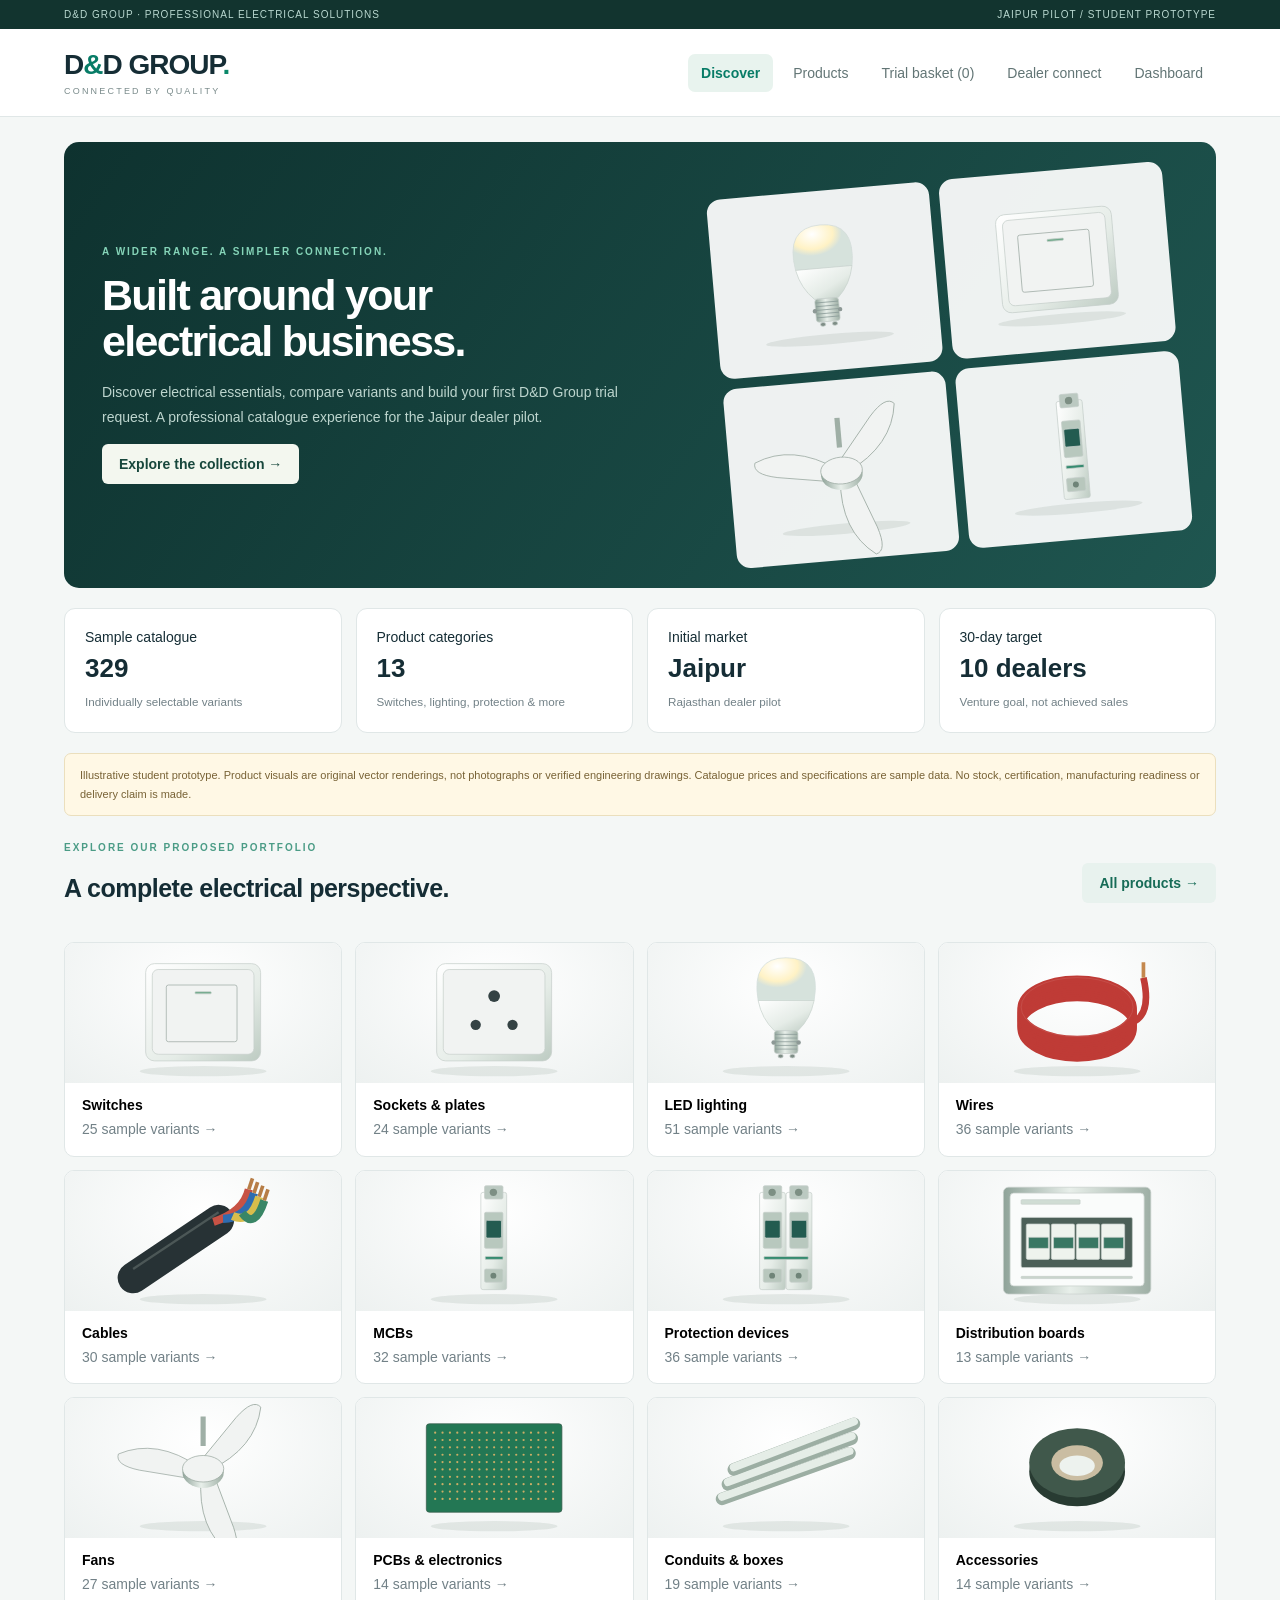
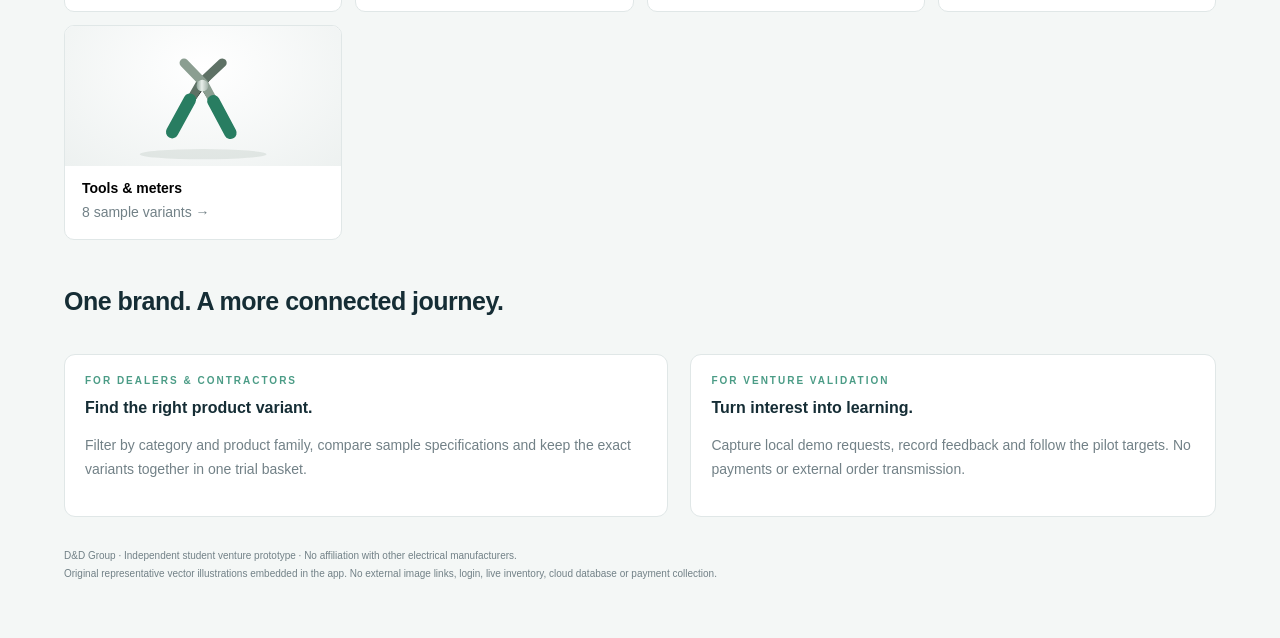
<file: public/assets/aistudio/index__1__4f40c377.html>
<!doctype html><html lang="en"><head><meta charset="utf-8"><meta name="viewport" content="width=device-width,initial-scale=1"><title>D&D Group | Professional Electrical Solutions</title><style>
:root{--ink:#152d35;--muted:#728187;--green:#087c67;--line:#e0e7e7;--bg:#f4f7f6}*{box-sizing:border-box}body{margin:0;color:var(--ink);background:var(--bg);font:14px Arial,sans-serif}button,input,select,textarea{font:inherit}button{cursor:pointer}button:focus-visible,a:focus-visible{outline:3px solid #e6b53b;outline-offset:3px}button:disabled{opacity:.4;cursor:not-allowed}.utility{background:#12342f;color:#b9d8d0;padding:9px 5%;font-size:10px;letter-spacing:1px;display:flex;justify-content:space-between}header{background:white;border-bottom:1px solid var(--line);padding:20px 5%;display:flex;justify-content:space-between;align-items:center;gap:20px;flex-wrap:wrap}.logo{font-weight:900;font-size:28px;letter-spacing:-1px}.logo b{color:var(--green)}.logotag{font-size:9px;letter-spacing:2.2px;margin-top:5px;color:#7a8b8b}nav{display:flex;gap:7px;flex-wrap:wrap}nav button{padding:11px 13px;border:0;background:none;color:#627575;border-radius:7px}nav button.active{background:#e8f3ee;color:var(--green);font-weight:700}main{max-width:1500px;margin:auto;padding:25px 5%}.hero{background:linear-gradient(125deg,#0e322f,#1f5650);color:white;display:grid;grid-template-columns:1.3fr 1fr;gap:25px;align-items:center;border-radius:15px;padding:38px;overflow:hidden}.hero h1{font-size:43px;letter-spacing:-1.7px;line-height:1.08;margin:15px 0}.hero p{color:#bdd5ce;line-height:1.8;max-width:550px}.eyebrow{font-size:10px;letter-spacing:2px;color:#4b9c86;text-transform:uppercase;font-weight:700}.hero .eyebrow{color:#85d4b8}.btn{background:var(--green);color:white;border:0;padding:12px 17px;border-radius:6px;font-weight:650}.btn.light{background:#f3f7ef;color:#17473c}.btn.secondary{background:#e8f2ee;color:#176c57}.btn.danger{background:#fcece9;color:#a43e2f}.row{display:flex;align-items:center;justify-content:space-between;gap:12px}.heroart{display:grid;grid-template-columns:1fr 1fr;gap:10px;transform:rotate(-5deg)}.heroart .art{border-radius:14px;background:#ffffffec}.stats{display:grid;grid-template-columns:repeat(4,1fr);gap:14px;margin:20px 0}.panel,.stat,.card{background:white;border:1px solid var(--line);border-radius:11px;padding:20px}.stat strong{display:block;font-size:26px;margin:8px 0}.stat small,.muted{color:var(--muted);line-height:1.7}.notice{background:#fff8e5;color:#786235;border:1px solid #ebdfbd;border-radius:7px;padding:12px 15px;font-size:11px;line-height:1.7;margin:17px 0}.sectionhead{display:flex;justify-content:space-between;align-items:center;gap:15px;margin:26px 0 18px}h2{font-size:25px;letter-spacing:-.5px}h3{font-size:16px;line-height:1.5;margin:10px 0}p{line-height:1.7}.categorygrid{display:grid;grid-template-columns:repeat(4,1fr);gap:13px}.catcard{background:white;border:1px solid var(--line);border-radius:10px;overflow:hidden;text-align:left;padding:0}.catcard .art{height:140px}.catcard .label{padding:14px 17px;display:block}.catcard strong{display:block;margin-bottom:5px}.catcard:hover,.card:hover{border-color:#98b8ac;box-shadow:0 8px 22px #153d3210}.layout{display:grid;grid-template-columns:210px 1fr;gap:20px}.sidebar{align-self:start;position:sticky;top:15px}.categories button{display:flex;justify-content:space-between;gap:7px;padding:11px 8px;text-align:left;width:100%;border:0;border-radius:6px;background:none;color:#657975;font-size:12px}.categories button.active{background:#e8f3ee;color:#08684e;font-weight:700}.tools{display:grid;grid-template-columns:1fr 180px 155px;gap:10px;margin-bottom:15px}input,select,textarea{width:100%;padding:12px;border:1px solid #d7e1dd;border-radius:6px;background:white;color:var(--ink)}.grid{display:grid;grid-template-columns:repeat(3,minmax(0,1fr));gap:15px}.card{padding:0;overflow:hidden;transition:.2s}.art{height:180px;background:radial-gradient(ellipse at 50% 30%,#fff,#edf1f0);display:flex;align-items:center;justify-content:center;overflow:hidden}.art svg{width:100%;height:100%;max-width:320px}.card .content{padding:17px}.badge{font-size:9px;letter-spacing:.8px;color:#367563;text-transform:uppercase}.spec{font-size:12px;color:var(--muted);line-height:1.6;min-height:38px}.sku{font-size:9px;color:#98a4a2;margin:12px 0}.price{font-size:22px;font-weight:750}.card .btn{padding:9px 12px}.card .detail{display:block;width:100%;background:none;border:0;color:#668078;text-align:left;padding:11px 0 0;font-size:11px}.pagination{display:flex;justify-content:center;align-items:center;gap:15px;margin:23px 0}.cols{display:grid;grid-template-columns:1.15fr 1fr;gap:22px}.field{display:block;margin:14px 0;font-size:12px}.field input,.field textarea,.field select{margin-top:7px}.check{display:flex;align-items:flex-start;gap:8px;font-size:12px;line-height:1.6}.check input{width:auto;margin-top:4px}.cartitem{border-bottom:1px solid var(--line);padding:15px 0;display:grid;grid-template-columns:95px 1fr;gap:15px}.cartitem .art{height:95px;border-radius:8px}.quantity{display:flex;align-items:center;gap:10px;margin-top:12px}.quantity button{padding:5px 9px;border:1px solid var(--line);background:white;border-radius:4px}.summary{padding:15px 0;border-bottom:1px solid var(--line)}.hidden{display:none!important}.empty{padding:35px;text-align:center;color:var(--muted)}.tablewrap{overflow:auto}table{width:100%;border-collapse:collapse;font-size:12px}td,th{padding:13px;text-align:left;border-bottom:1px solid var(--line);min-width:120px}th{font-size:10px;color:#7a8b86;text-transform:uppercase}.progress{height:7px;background:#e5ede8;border-radius:7px;overflow:hidden}.progress div{height:100%;background:#26987b}footer{font-size:10px;color:var(--muted);line-height:1.8;padding:30px 0}.toast{position:fixed;right:20px;bottom:20px;background:#123c32;color:white;padding:16px 20px;border-radius:8px;max-width:90vw;z-index:20}dialog{border:1px solid var(--line);border-radius:14px;padding:25px;max-width:800px;width:90vw;color:var(--ink)}dialog::backdrop{background:#0f282b99}dialog .art{height:300px;border-radius:10px}dialog .cols{align-items:center;grid-template-columns:1fr 1fr}dialog .close{float:right;background:#edf3ef;border:0;border-radius:50%;padding:8px 12px;font-size:18px}.floating{position:fixed;bottom:22px;left:22px;background:#0e705a;color:white;border-radius:30px;padding:13px 19px;border:0;box-shadow:0 8px 25px #0002;z-index:5}@media(max-width:1100px){.grid{grid-template-columns:repeat(2,minmax(0,1fr))}.categorygrid{grid-template-columns:repeat(3,1fr)}.tools{grid-template-columns:1fr 1fr}.tools input{grid-column:1/-1}.hero h1{font-size:35px}}@media(max-width:700px){.utility{font-size:8px}header{padding:16px;gap:12px}.logo{font-size:24px}nav{gap:0}nav button{font-size:11px;padding:9px}main{padding:17px}.hero{padding:25px;grid-template-columns:1fr}.hero h1{font-size:32px}.heroart{display:none}.stats{grid-template-columns:repeat(2,1fr);gap:9px}.stat{padding:15px}.categorygrid{grid-template-columns:repeat(2,1fr)}.layout,.cols{grid-template-columns:1fr}.sidebar{position:static;padding:10px}.sidebar h3{display:none}.categories{display:flex;overflow:auto}.categories button{width:auto;white-space:nowrap}.grid{gap:9px}.art{height:140px}.card .content{padding:12px}.card h3{font-size:13px}.card .row{flex-wrap:wrap}.price{font-size:19px}.spec{min-height:55px}.sectionhead{flex-wrap:wrap}dialog .cols{grid-template-columns:1fr}dialog .art{height:200px}.floating{bottom:12px;left:12px;font-size:11px;padding:10px 15px}}@media(max-width:360px){.grid{grid-template-columns:1fr}}
</style></head><body><div class="utility"><span>D&D GROUP · PROFESSIONAL ELECTRICAL SOLUTIONS</span><span>JAIPUR PILOT / STUDENT PROTOTYPE</span></div><header><div><div class="logo">D<b>&</b>D GROUP<span style="color:#0a8869">.</span></div><div class="logotag">CONNECTED BY QUALITY</div></div><nav aria-label="Main navigation"><button data-page="home">Discover</button><button data-page="catalogue">Products</button><button data-page="cart">Trial basket (<span id="count">0</span>)</button><button data-page="dealer">Dealer connect</button><button data-page="dashboard">Dashboard</button></nav></header><main>
<section id="home" class="page"><div class="hero"><div><div class="eyebrow">A wider range. A simpler connection.</div><h1>Built around your<br>electrical business.</h1><p>Discover electrical essentials, compare variants and build your first D&D Group trial request. A professional catalogue experience for the Jaipur dealer pilot.</p><button class="btn light" onclick="go('catalogue')">Explore the collection →</button></div><div id="heroArt" class="heroart" aria-hidden="true"></div></div><div class="stats"><div class="stat">Sample catalogue<strong id="skuStat"></strong><small>Individually selectable variants</small></div><div class="stat">Product categories<strong id="catStat"></strong><small>Switches, lighting, protection & more</small></div><div class="stat">Initial market<strong>Jaipur</strong><small>Rajasthan dealer pilot</small></div><div class="stat">30-day target<strong>10 dealers</strong><small>Venture goal, not achieved sales</small></div></div><div class="notice">Illustrative student prototype. Product visuals are original vector renderings, not photographs or verified engineering drawings. Catalogue prices and specifications are sample data. No stock, certification, manufacturing readiness or delivery claim is made.</div><div class="sectionhead"><div><div class="eyebrow">Explore our proposed portfolio</div><h2>A complete electrical perspective.</h2></div><button class="btn secondary" onclick="go('catalogue')">All products →</button></div><div id="categoryCards" class="categorygrid"></div><div class="sectionhead"><h2>One brand. A more connected journey.</h2></div><div class="cols"><div class="panel"><div class="eyebrow">For dealers & contractors</div><h3>Find the right product variant.</h3><p class="muted">Filter by category and product family, compare sample specifications and keep the exact variants together in one trial basket.</p></div><div class="panel"><div class="eyebrow">For venture validation</div><h3>Turn interest into learning.</h3><p class="muted">Capture local demo requests, record feedback and follow the pilot targets. No payments or external order transmission.</p></div></div></section>
<section id="catalogue" class="page hidden"><div class="sectionhead"><div><div class="eyebrow">The proposed D&D portfolio</div><h2>Explore electrical essentials.</h2></div><button class="btn secondary" onclick="exportCatalogue()">Export catalogue CSV</button></div><div class="notice">Representative illustrations only; physically similar variants may share a visual. Ratings and dimensions must be read from the specifications, not inferred from the image. All prices are illustrative and exclude uncalculated taxes/freight. PCB refers to printed circuit boards.</div><div class="layout"><aside class="panel sidebar"><h3>Product categories</h3><div id="categories" class="categories"></div></aside><div><div class="tools"><input id="search" aria-label="Search products" placeholder="Search products, wattage, colour, size or SKU…"><select id="family" aria-label="Product family"></select><select id="sort" aria-label="Sort"><option value="default">Featured order</option><option value="low">Price: low to high</option><option value="high">Price: high to low</option><option value="name">Name: A to Z</option></select></div><div class="row" style="margin-bottom:15px"><span id="results" class="muted"></span><button class="btn secondary" onclick="clearFilters()">Clear filters</button></div><div id="products" class="grid"></div><div class="pagination"><button id="prev" class="btn secondary" onclick="changePage(-1)">← Previous</button><span id="pageInfo"></span><button id="next" class="btn secondary" onclick="changePage(1)">Next →</button></div></div></div></section>
<section id="cart" class="page hidden"><div class="sectionhead"><h2>Your trial basket.</h2><button class="btn secondary" onclick="go('catalogue')">Continue browsing</button></div><div class="cols"><div class="panel"><div id="basket"></div></div><form id="orderForm" class="panel"><h3>Request details</h3><label class="field">Contact name *<input name="name" required maxlength="100" autocomplete="name"></label><label class="field">Business name *<input name="business" required maxlength="120" autocomplete="organization"></label><label class="field">Mobile number *<input name="phone" type="tel" pattern="[6-9][0-9]{9}" required placeholder="10-digit Indian mobile" title="Enter 10 digits starting with 6, 7, 8 or 9"></label><label class="field">City *<input name="city" value="Jaipur" required maxlength="80"></label><label class="field">Requirements / notes<textarea name="notes" rows="3" maxlength="800"></textarea></label><div class="summary row"><span>Sample subtotal</span><strong id="total"></strong></div><p class="muted">No minimum order is enforced. No payment collected. This request stays on this browser and is not sent to D&D Group.</p><label class="check"><input type="checkbox" required>I understand this is a demonstration and agree to store fictional details on this browser.</label><br><button id="placeOrder" class="btn">Save demo trial request →</button></form></div></section>
<section id="dealer" class="page hidden"><div class="sectionhead"><h2>Let's build better connections.</h2></div><div class="cols"><div class="panel"><div class="eyebrow">Jaipur dealer pilot</div><h3>A focused local beginning.</h3><p class="muted">D&D Group proposes to serve small and medium-sized electrical dealers with a broad range, competitive pricing and dependable supply. These are goals to validate, not established performance guarantees.</p><div id="dealerArt" class="art" style="height:250px;border-radius:10px"></div><p class="muted">Tell us which categories matter most to your business. Use fictional information for this demo.</p></div><form id="dealerForm" class="panel"><label class="field">Contact name *<input name="name" required maxlength="100"></label><label class="field">Business name *<input name="business" required maxlength="120"></label><label class="field">Mobile number *<input name="phone" type="tel" pattern="[6-9][0-9]{9}" required title="Enter a 10-digit Indian mobile"></label><label class="field">City *<input name="city" value="Jaipur" required maxlength="80"></label><label class="field">Primary interest<select id="interest" name="interest"></select></label><label class="field">Main procurement challenge<textarea name="challenge" maxlength="800" rows="3"></textarea></label><label class="check"><input type="checkbox" required>I agree to store fictional details in this browser. No message is sent.</label><br><button class="btn">Save dealer interest</button></form></div></section>
<section id="dashboard" class="page hidden"><div class="sectionhead"><div><div class="eyebrow">Local demonstration records</div><h2>From assumptions to evidence.</h2></div><button class="btn secondary" onclick="exportRecords()">Export records JSON</button></div><div class="notice">Not an authenticated admin portal. Records exist only in this browser, not on a shared server. Counts are not verified sales. Do not enter sensitive or real customer details.</div><div id="dashStats" class="stats"></div><div class="cols"><div class="panel"><h3>30-day pilot tracker</h3><div id="tracker"></div><p class="muted">Plan targets: 10 trial-order dealers and at least 30% expressing repeat-purchase interest. Interest is not a completed repeat purchase.</p></div><div class="panel"><h3>Venture-plan assumptions</h3><div class="summary row"><span>Average order</span><strong>₹5,000</strong></div><div class="summary row"><span>Variable cost per order</span><strong>₹3,500</strong></div><div class="summary row"><span>Contribution per order</span><strong>₹1,500</strong></div><div class="summary row"><span>Monthly fixed cost</span><strong>₹1,50,000</strong></div><p class="muted">Planning estimates, not results from this sample catalogue.</p></div></div><h2>Trial requests</h2><div class="panel tablewrap"><table><thead><tr><th>Reference / date</th><th>Dealer</th><th>Basket / sample value</th><th>Status</th><th>Repeat interest</th></tr></thead><tbody id="orders"></tbody></table></div><h2>Dealer enquiries</h2><div class="panel tablewrap"><table><thead><tr><th>Name</th><th>Business</th><th>City</th><th>Product interest</th></tr></thead><tbody id="leads"></tbody></table></div><div class="sectionhead"><span class="muted">Exported records contain the details entered into the demo.</span><button class="btn danger" onclick="reset()">Reset local data</button></div></section>
<footer>D&D Group · Independent student venture prototype · No affiliation with other electrical manufacturers.<br>Original representative vector illustrations embedded in the app. No external image links, login, live inventory, cloud database or payment collection.</footer></main><button id="floatBasket" class="floating hidden" onclick="go('cart')">View trial basket · <span id="floatCount"></span> items →</button><div id="toast" class="toast hidden" role="status"></div><dialog id="detail"><button class="close" onclick="document.getElementById('detail').close()" aria-label="Close details">×</button><div id="detailContent"></div></dialog><script>
'use strict';const PRODUCTS=[{"id": "DD-0001", "category": "Switches", "family": "Modular switch", "spec": "6A · 1-way · White", "name": "Modular switch · 6A · 1-way · White", "price": 45, "kind": "switch", "unit": "piece"}, {"id": "DD-0002", "category": "Switches", "family": "Modular switch", "spec": "6A · 1-way · Black", "name": "Modular switch · 6A · 1-way · Black", "price": 54, "kind": "switch", "unit": "piece"}, {"id": "DD-0003", "category": "Switches", "family": "Modular switch", "spec": "6A · 1-way · Champagne", "name": "Modular switch · 6A · 1-way · Champagne", "price": 63, "kind": "switch", "unit": "piece"}, {"id": "DD-0004", "category": "Switches", "family": "Modular switch", "spec": "6A · 2-way · White", "name": "Modular switch · 6A · 2-way · White", "price": 72, "kind": "switch", "unit": "piece"}, {"id": "DD-0005", "category": "Switches", "family": "Modular switch", "spec": "6A · 2-way · Black", "name": "Modular switch · 6A · 2-way · Black", "price": 81, "kind": "switch", "unit": "piece"}, {"id": "DD-0006", "category": "Switches", "family": "Modular switch", "spec": "6A · 2-way · Champagne", "name": "Modular switch · 6A · 2-way · Champagne", "price": 90, "kind": "switch", "unit": "piece"}, {"id": "DD-0007", "category": "Switches", "family": "Modular switch", "spec": "16A · 1-way · White", "name": "Modular switch · 16A · 1-way · White", "price": 99, "kind": "switch", "unit": "piece"}, {"id": "DD-0008", "category": "Switches", "family": "Modular switch", "spec": "16A · 1-way · Black", "name": "Modular switch · 16A · 1-way · Black", "price": 108, "kind": "switch", "unit": "piece"}, {"id": "DD-0009", "category": "Switches", "family": "Modular switch", "spec": "16A · 1-way · Champagne", "name": "Modular switch · 16A · 1-way · Champagne", "price": 117, "kind": "switch", "unit": "piece"}, {"id": "DD-0010", "category": "Switches", "family": "Modular switch", "spec": "16A · 2-way · White", "name": "Modular switch · 16A · 2-way · White", "price": 126, "kind": "switch", "unit": "piece"}, {"id": "DD-0011", "category": "Switches", "family": "Modular switch", "spec": "16A · 2-way · Black", "name": "Modular switch · 16A · 2-way · Black", "price": 135, "kind": "switch", "unit": "piece"}, {"id": "DD-0012", "category": "Switches", "family": "Modular switch", "spec": "16A · 2-way · Champagne", "name": "Modular switch · 16A · 2-way · Champagne", "price": 144, "kind": "switch", "unit": "piece"}, {"id": "DD-0013", "category": "Switches", "family": "Specialty switch", "spec": "Bell push · White", "name": "Specialty switch · Bell push · White", "price": 95, "kind": "switch", "unit": "piece"}, {"id": "DD-0014", "category": "Switches", "family": "Specialty switch", "spec": "Bell push · Black", "name": "Specialty switch · Bell push · Black", "price": 130, "kind": "switch", "unit": "piece"}, {"id": "DD-0015", "category": "Switches", "family": "Specialty switch", "spec": "DP switch · 20A with indicator", "name": "Specialty switch · DP switch · 20A with indicator", "price": 165, "kind": "switch", "unit": "piece"}, {"id": "DD-0016", "category": "Switches", "family": "Specialty switch", "spec": "DP switch · 32A with indicator", "name": "Specialty switch · DP switch · 32A with indicator", "price": 200, "kind": "switch", "unit": "piece"}, {"id": "DD-0017", "category": "Switches", "family": "Specialty switch", "spec": "Key-card hotel switch", "name": "Specialty switch · Key-card hotel switch", "price": 235, "kind": "switch", "unit": "piece"}, {"id": "DD-0018", "category": "Switches", "family": "Specialty switch", "spec": "Touch switch · 1 gang", "name": "Specialty switch · Touch switch · 1 gang", "price": 270, "kind": "switch", "unit": "piece"}, {"id": "DD-0019", "category": "Switches", "family": "Specialty switch", "spec": "Touch switch · 2 gang", "name": "Specialty switch · Touch switch · 2 gang", "price": 305, "kind": "switch", "unit": "piece"}, {"id": "DD-0020", "category": "Switches", "family": "Specialty switch", "spec": "Touch switch · 4 gang", "name": "Specialty switch · Touch switch · 4 gang", "price": 340, "kind": "switch", "unit": "piece"}, {"id": "DD-0021", "category": "Switches", "family": "Specialty switch", "spec": "Wi-Fi switch · 1 gang", "name": "Specialty switch · Wi-Fi switch · 1 gang", "price": 375, "kind": "switch", "unit": "piece"}, {"id": "DD-0022", "category": "Switches", "family": "Specialty switch", "spec": "Wi-Fi switch · 2 gang", "name": "Specialty switch · Wi-Fi switch · 2 gang", "price": 410, "kind": "switch", "unit": "piece"}, {"id": "DD-0023", "category": "Switches", "family": "Specialty switch", "spec": "Fan regulator · 4 step", "name": "Specialty switch · Fan regulator · 4 step", "price": 445, "kind": "switch", "unit": "piece"}, {"id": "DD-0024", "category": "Switches", "family": "Specialty switch", "spec": "Fan regulator · 5 step", "name": "Specialty switch · Fan regulator · 5 step", "price": 480, "kind": "switch", "unit": "piece"}, {"id": "DD-0025", "category": "Switches", "family": "Specialty switch", "spec": "Dimmer module · rotary", "name": "Specialty switch · Dimmer module · rotary", "price": 515, "kind": "switch", "unit": "piece"}, {"id": "DD-0026", "category": "Sockets & plates", "family": "Modular socket", "spec": "6A · 3 pin · White", "name": "Modular socket · 6A · 3 pin · White", "price": 80, "kind": "socket", "unit": "piece"}, {"id": "DD-0027", "category": "Sockets & plates", "family": "Modular socket", "spec": "6A · 3 pin · Black", "name": "Modular socket · 6A · 3 pin · Black", "price": 98, "kind": "socket", "unit": "piece"}, {"id": "DD-0028", "category": "Sockets & plates", "family": "Modular socket", "spec": "16A · 3 pin · White", "name": "Modular socket · 16A · 3 pin · White", "price": 116, "kind": "socket", "unit": "piece"}, {"id": "DD-0029", "category": "Sockets & plates", "family": "Modular socket", "spec": "16A · 3 pin · Black", "name": "Modular socket · 16A · 3 pin · Black", "price": 134, "kind": "socket", "unit": "piece"}, {"id": "DD-0030", "category": "Sockets & plates", "family": "Modular socket", "spec": "6/16A · combined", "name": "Modular socket · 6/16A · combined", "price": 152, "kind": "socket", "unit": "piece"}, {"id": "DD-0031", "category": "Sockets & plates", "family": "Modular socket", "spec": "Universal socket · White", "name": "Modular socket · Universal socket · White", "price": 170, "kind": "socket", "unit": "piece"}, {"id": "DD-0032", "category": "Sockets & plates", "family": "Modular socket", "spec": "Universal socket · Black", "name": "Modular socket · Universal socket · Black", "price": 188, "kind": "socket", "unit": "piece"}, {"id": "DD-0033", "category": "Sockets & plates", "family": "Modular socket", "spec": "USB-A charger module", "name": "Modular socket · USB-A charger module", "price": 206, "kind": "socket", "unit": "piece"}, {"id": "DD-0034", "category": "Sockets & plates", "family": "Modular socket", "spec": "USB-C charger module", "name": "Modular socket · USB-C charger module", "price": 224, "kind": "socket", "unit": "piece"}, {"id": "DD-0035", "category": "Sockets & plates", "family": "Modular socket", "spec": "TV coaxial outlet", "name": "Modular socket · TV coaxial outlet", "price": 242, "kind": "socket", "unit": "piece"}, {"id": "DD-0036", "category": "Sockets & plates", "family": "Modular socket", "spec": "RJ45 data outlet", "name": "Modular socket · RJ45 data outlet", "price": 260, "kind": "socket", "unit": "piece"}, {"id": "DD-0037", "category": "Sockets & plates", "family": "Modular socket", "spec": "RJ11 telephone outlet", "name": "Modular socket · RJ11 telephone outlet", "price": 278, "kind": "socket", "unit": "piece"}, {"id": "DD-0038", "category": "Sockets & plates", "family": "Cover plate", "spec": "2 module · White", "name": "Cover plate · 2 module · White", "price": 35, "kind": "plate", "unit": "piece"}, {"id": "DD-0039", "category": "Sockets & plates", "family": "Cover plate", "spec": "2 module · Black", "name": "Cover plate · 2 module · Black", "price": 47, "kind": "plate", "unit": "piece"}, {"id": "DD-0040", "category": "Sockets & plates", "family": "Cover plate", "spec": "4 module · White", "name": "Cover plate · 4 module · White", "price": 59, "kind": "plate", "unit": "piece"}, {"id": "DD-0041", "category": "Sockets & plates", "family": "Cover plate", "spec": "4 module · Black", "name": "Cover plate · 4 module · Black", "price": 71, "kind": "plate", "unit": "piece"}, {"id": "DD-0042", "category": "Sockets & plates", "family": "Cover plate", "spec": "6 module · White", "name": "Cover plate · 6 module · White", "price": 83, "kind": "plate", "unit": "piece"}, {"id": "DD-0043", "category": "Sockets & plates", "family": "Cover plate", "spec": "6 module · Black", "name": "Cover plate · 6 module · Black", "price": 95, "kind": "plate", "unit": "piece"}, {"id": "DD-0044", "category": "Sockets & plates", "family": "Cover plate", "spec": "8 module · White", "name": "Cover plate · 8 module · White", "price": 107, "kind": "plate", "unit": "piece"}, {"id": "DD-0045", "category": "Sockets & plates", "family": "Cover plate", "spec": "8 module · Black", "name": "Cover plate · 8 module · Black", "price": 119, "kind": "plate", "unit": "piece"}, {"id": "DD-0046", "category": "Sockets & plates", "family": "Cover plate", "spec": "12 module · White", "name": "Cover plate · 12 module · White", "price": 131, "kind": "plate", "unit": "piece"}, {"id": "DD-0047", "category": "Sockets & plates", "family": "Cover plate", "spec": "12 module · Black", "name": "Cover plate · 12 module · Black", "price": 143, "kind": "plate", "unit": "piece"}, {"id": "DD-0048", "category": "Sockets & plates", "family": "Cover plate", "spec": "16 module · White", "name": "Cover plate · 16 module · White", "price": 155, "kind": "plate", "unit": "piece"}, {"id": "DD-0049", "category": "Sockets & plates", "family": "Cover plate", "spec": "16 module · Black", "name": "Cover plate · 16 module · Black", "price": 167, "kind": "plate", "unit": "piece"}, {"id": "DD-0050", "category": "LED lighting", "family": "LED bulb", "spec": "5W · Warm white · B22", "name": "LED bulb · 5W · Warm white · B22", "price": 55, "kind": "bulb", "unit": "piece"}, {"id": "DD-0051", "category": "LED lighting", "family": "LED bulb", "spec": "5W · Cool white · B22", "name": "LED bulb · 5W · Cool white · B22", "price": 70, "kind": "bulb", "unit": "piece"}, {"id": "DD-0052", "category": "LED lighting", "family": "LED bulb", "spec": "9W · Warm white · B22", "name": "LED bulb · 9W · Warm white · B22", "price": 85, "kind": "bulb", "unit": "piece"}, {"id": "DD-0053", "category": "LED lighting", "family": "LED bulb", "spec": "9W · Cool white · B22", "name": "LED bulb · 9W · Cool white · B22", "price": 100, "kind": "bulb", "unit": "piece"}, {"id": "DD-0054", "category": "LED lighting", "family": "LED bulb", "spec": "12W · Warm white · B22", "name": "LED bulb · 12W · Warm white · B22", "price": 115, "kind": "bulb", "unit": "piece"}, {"id": "DD-0055", "category": "LED lighting", "family": "LED bulb", "spec": "12W · Cool white · B22", "name": "LED bulb · 12W · Cool white · B22", "price": 130, "kind": "bulb", "unit": "piece"}, {"id": "DD-0056", "category": "LED lighting", "family": "LED bulb", "spec": "15W · Warm white · B22", "name": "LED bulb · 15W · Warm white · B22", "price": 145, "kind": "bulb", "unit": "piece"}, {"id": "DD-0057", "category": "LED lighting", "family": "LED bulb", "spec": "15W · Cool white · B22", "name": "LED bulb · 15W · Cool white · B22", "price": 160, "kind": "bulb", "unit": "piece"}, {"id": "DD-0058", "category": "LED lighting", "family": "LED bulb", "spec": "20W · Warm white · B22", "name": "LED bulb · 20W · Warm white · B22", "price": 175, "kind": "bulb", "unit": "piece"}, {"id": "DD-0059", "category": "LED lighting", "family": "LED bulb", "spec": "20W · Cool white · B22", "name": "LED bulb · 20W · Cool white · B22", "price": 190, "kind": "bulb", "unit": "piece"}, {"id": "DD-0060", "category": "LED lighting", "family": "LED downlight", "spec": "6W · Round · Warm white", "name": "LED downlight · 6W · Round · Warm white", "price": 160, "kind": "panel", "unit": "piece"}, {"id": "DD-0061", "category": "LED lighting", "family": "LED downlight", "spec": "6W · Round · Cool white", "name": "LED downlight · 6W · Round · Cool white", "price": 185, "kind": "panel", "unit": "piece"}, {"id": "DD-0062", "category": "LED lighting", "family": "LED downlight", "spec": "6W · Square · Warm white", "name": "LED downlight · 6W · Square · Warm white", "price": 210, "kind": "panel", "unit": "piece"}, {"id": "DD-0063", "category": "LED lighting", "family": "LED downlight", "spec": "6W · Square · Cool white", "name": "LED downlight · 6W · Square · Cool white", "price": 235, "kind": "panel", "unit": "piece"}, {"id": "DD-0064", "category": "LED lighting", "family": "LED downlight", "spec": "12W · Round · Warm white", "name": "LED downlight · 12W · Round · Warm white", "price": 260, "kind": "panel", "unit": "piece"}, {"id": "DD-0065", "category": "LED lighting", "family": "LED downlight", "spec": "12W · Round · Cool white", "name": "LED downlight · 12W · Round · Cool white", "price": 285, "kind": "panel", "unit": "piece"}, {"id": "DD-0066", "category": "LED lighting", "family": "LED downlight", "spec": "12W · Square · Warm white", "name": "LED downlight · 12W · Square · Warm white", "price": 310, "kind": "panel", "unit": "piece"}, {"id": "DD-0067", "category": "LED lighting", "family": "LED downlight", "spec": "12W · Square · Cool white", "name": "LED downlight · 12W · Square · Cool white", "price": 335, "kind": "panel", "unit": "piece"}, {"id": "DD-0068", "category": "LED lighting", "family": "LED downlight", "spec": "18W · Round · Warm white", "name": "LED downlight · 18W · Round · Warm white", "price": 360, "kind": "panel", "unit": "piece"}, {"id": "DD-0069", "category": "LED lighting", "family": "LED downlight", "spec": "18W · Round · Cool white", "name": "LED downlight · 18W · Round · Cool white", "price": 385, "kind": "panel", "unit": "piece"}, {"id": "DD-0070", "category": "LED lighting", "family": "LED downlight", "spec": "18W · Square · Warm white", "name": "LED downlight · 18W · Square · Warm white", "price": 410, "kind": "panel", "unit": "piece"}, {"id": "DD-0071", "category": "LED lighting", "family": "LED downlight", "spec": "18W · Square · Cool white", "name": "LED downlight · 18W · Square · Cool white", "price": 435, "kind": "panel", "unit": "piece"}, {"id": "DD-0072", "category": "LED lighting", "family": "LED panel", "spec": "24W · surface round", "name": "LED panel · 24W · surface round", "price": 360, "kind": "panel", "unit": "piece"}, {"id": "DD-0073", "category": "LED lighting", "family": "LED panel", "spec": "24W · surface square", "name": "LED panel · 24W · surface square", "price": 500, "kind": "panel", "unit": "piece"}, {"id": "DD-0074", "category": "LED lighting", "family": "LED panel", "spec": "36W · 2 × 2 ft", "name": "LED panel · 36W · 2 × 2 ft", "price": 640, "kind": "panel", "unit": "piece"}, {"id": "DD-0075", "category": "LED lighting", "family": "LED panel", "spec": "40W · 2 × 2 ft", "name": "LED panel · 40W · 2 × 2 ft", "price": 780, "kind": "panel", "unit": "piece"}, {"id": "DD-0076", "category": "LED lighting", "family": "LED panel", "spec": "48W · 2 × 2 ft", "name": "LED panel · 48W · 2 × 2 ft", "price": 920, "kind": "panel", "unit": "piece"}, {"id": "DD-0077", "category": "LED lighting", "family": "LED tube / batten", "spec": "10W · 2 ft", "name": "LED tube / batten · 10W · 2 ft", "price": 140, "kind": "tube", "unit": "piece"}, {"id": "DD-0078", "category": "LED lighting", "family": "LED tube / batten", "spec": "20W · 4 ft", "name": "LED tube / batten · 20W · 4 ft", "price": 175, "kind": "tube", "unit": "piece"}, {"id": "DD-0079", "category": "LED lighting", "family": "LED tube / batten", "spec": "22W · 4 ft", "name": "LED tube / batten · 22W · 4 ft", "price": 210, "kind": "tube", "unit": "piece"}, {"id": "DD-0080", "category": "LED lighting", "family": "LED tube / batten", "spec": "24W · 4 ft", "name": "LED tube / batten · 24W · 4 ft", "price": 245, "kind": "tube", "unit": "piece"}, {"id": "DD-0081", "category": "LED lighting", "family": "LED tube / batten", "spec": "T8 tube · 18W", "name": "LED tube / batten · T8 tube · 18W", "price": 280, "kind": "tube", "unit": "piece"}, {"id": "DD-0082", "category": "LED lighting", "family": "Outdoor LED", "spec": "Floodlight · 30W", "name": "Outdoor LED · Floodlight · 30W", "price": 650, "kind": "flood", "unit": "piece"}, {"id": "DD-0083", "category": "LED lighting", "family": "Outdoor LED", "spec": "Floodlight · 50W", "name": "Outdoor LED · Floodlight · 50W", "price": 830, "kind": "flood", "unit": "piece"}, {"id": "DD-0084", "category": "LED lighting", "family": "Outdoor LED", "spec": "Floodlight · 100W", "name": "Outdoor LED · Floodlight · 100W", "price": 1010, "kind": "flood", "unit": "piece"}, {"id": "DD-0085", "category": "LED lighting", "family": "Outdoor LED", "spec": "Floodlight · 150W", "name": "Outdoor LED · Floodlight · 150W", "price": 1190, "kind": "flood", "unit": "piece"}, {"id": "DD-0086", "category": "LED lighting", "family": "Outdoor LED", "spec": "Floodlight · 200W", "name": "Outdoor LED · Floodlight · 200W", "price": 1370, "kind": "flood", "unit": "piece"}, {"id": "DD-0087", "category": "LED lighting", "family": "Outdoor LED", "spec": "Streetlight · 30W", "name": "Outdoor LED · Streetlight · 30W", "price": 1550, "kind": "flood", "unit": "piece"}, {"id": "DD-0088", "category": "LED lighting", "family": "Outdoor LED", "spec": "Streetlight · 60W", "name": "Outdoor LED · Streetlight · 60W", "price": 1730, "kind": "flood", "unit": "piece"}, {"id": "DD-0089", "category": "LED lighting", "family": "Outdoor LED", "spec": "Streetlight · 100W", "name": "Outdoor LED · Streetlight · 100W", "price": 1910, "kind": "flood", "unit": "piece"}, {"id": "DD-0090", "category": "LED lighting", "family": "Outdoor LED", "spec": "Garden bollard · 10W", "name": "Outdoor LED · Garden bollard · 10W", "price": 2090, "kind": "flood", "unit": "piece"}, {"id": "DD-0091", "category": "LED lighting", "family": "Outdoor LED", "spec": "Wall light · 12W", "name": "Outdoor LED · Wall light · 12W", "price": 2270, "kind": "flood", "unit": "piece"}, {"id": "DD-0092", "category": "LED lighting", "family": "Decorative LED", "spec": "Strip · 5 m · warm white", "name": "Decorative LED · Strip · 5 m · warm white", "price": 220, "kind": "strip", "unit": "piece"}, {"id": "DD-0093", "category": "LED lighting", "family": "Decorative LED", "spec": "Strip · 5 m · cool white", "name": "Decorative LED · Strip · 5 m · cool white", "price": 310, "kind": "strip", "unit": "piece"}, {"id": "DD-0094", "category": "LED lighting", "family": "Decorative LED", "spec": "Strip · 5 m · RGB", "name": "Decorative LED · Strip · 5 m · RGB", "price": 400, "kind": "strip", "unit": "piece"}, {"id": "DD-0095", "category": "LED lighting", "family": "Decorative LED", "spec": "Rope light · 10 m", "name": "Decorative LED · Rope light · 10 m", "price": 490, "kind": "strip", "unit": "piece"}, {"id": "DD-0096", "category": "LED lighting", "family": "Decorative LED", "spec": "Track light · 20W", "name": "Decorative LED · Track light · 20W", "price": 580, "kind": "strip", "unit": "piece"}, {"id": "DD-0097", "category": "LED lighting", "family": "Decorative LED", "spec": "COB spotlight · 7W", "name": "Decorative LED · COB spotlight · 7W", "price": 670, "kind": "strip", "unit": "piece"}, {"id": "DD-0098", "category": "LED lighting", "family": "Decorative LED", "spec": "COB spotlight · 12W", "name": "Decorative LED · COB spotlight · 12W", "price": 760, "kind": "strip", "unit": "piece"}, {"id": "DD-0099", "category": "LED lighting", "family": "Decorative LED", "spec": "COB spotlight · 20W", "name": "Decorative LED · COB spotlight · 20W", "price": 850, "kind": "strip", "unit": "piece"}, {"id": "DD-0100", "category": "LED lighting", "family": "Decorative LED", "spec": "Emergency bulb · 9W", "name": "Decorative LED · Emergency bulb · 9W", "price": 940, "kind": "strip", "unit": "piece"}, {"id": "DD-0101", "category": "Wires", "family": "Single-core copper wire", "spec": "0.75 mm² · Red · 90 m coil", "name": "Single-core copper wire · 0.75 mm² · Red · 90 m coil", "price": 650, "kind": "wire", "unit": "coil"}, {"id": "DD-0102", "category": "Wires", "family": "Single-core copper wire", "spec": "0.75 mm² · Black · 90 m coil", "name": "Single-core copper wire · 0.75 mm² · Black · 90 m coil", "price": 760, "kind": "wire", "unit": "coil"}, {"id": "DD-0103", "category": "Wires", "family": "Single-core copper wire", "spec": "0.75 mm² · Blue · 90 m coil", "name": "Single-core copper wire · 0.75 mm² · Blue · 90 m coil", "price": 870, "kind": "wire", "unit": "coil"}, {"id": "DD-0104", "category": "Wires", "family": "Single-core copper wire", "spec": "0.75 mm² · Green · 90 m coil", "name": "Single-core copper wire · 0.75 mm² · Green · 90 m coil", "price": 980, "kind": "wire", "unit": "coil"}, {"id": "DD-0105", "category": "Wires", "family": "Single-core copper wire", "spec": "1 mm² · Red · 90 m coil", "name": "Single-core copper wire · 1 mm² · Red · 90 m coil", "price": 1090, "kind": "wire", "unit": "coil"}, {"id": "DD-0106", "category": "Wires", "family": "Single-core copper wire", "spec": "1 mm² · Black · 90 m coil", "name": "Single-core copper wire · 1 mm² · Black · 90 m coil", "price": 1200, "kind": "wire", "unit": "coil"}, {"id": "DD-0107", "category": "Wires", "family": "Single-core copper wire", "spec": "1 mm² · Blue · 90 m coil", "name": "Single-core copper wire · 1 mm² · Blue · 90 m coil", "price": 1310, "kind": "wire", "unit": "coil"}, {"id": "DD-0108", "category": "Wires", "family": "Single-core copper wire", "spec": "1 mm² · Green · 90 m coil", "name": "Single-core copper wire · 1 mm² · Green · 90 m coil", "price": 1420, "kind": "wire", "unit": "coil"}, {"id": "DD-0109", "category": "Wires", "family": "Single-core copper wire", "spec": "1.5 mm² · Red · 90 m coil", "name": "Single-core copper wire · 1.5 mm² · Red · 90 m coil", "price": 1530, "kind": "wire", "unit": "coil"}, {"id": "DD-0110", "category": "Wires", "family": "Single-core copper wire", "spec": "1.5 mm² · Black · 90 m coil", "name": "Single-core copper wire · 1.5 mm² · Black · 90 m coil", "price": 1640, "kind": "wire", "unit": "coil"}, {"id": "DD-0111", "category": "Wires", "family": "Single-core copper wire", "spec": "1.5 mm² · Blue · 90 m coil", "name": "Single-core copper wire · 1.5 mm² · Blue · 90 m coil", "price": 1750, "kind": "wire", "unit": "coil"}, {"id": "DD-0112", "category": "Wires", "family": "Single-core copper wire", "spec": "1.5 mm² · Green · 90 m coil", "name": "Single-core copper wire · 1.5 mm² · Green · 90 m coil", "price": 1860, "kind": "wire", "unit": "coil"}, {"id": "DD-0113", "category": "Wires", "family": "Single-core copper wire", "spec": "2.5 mm² · Red · 90 m coil", "name": "Single-core copper wire · 2.5 mm² · Red · 90 m coil", "price": 1970, "kind": "wire", "unit": "coil"}, {"id": "DD-0114", "category": "Wires", "family": "Single-core copper wire", "spec": "2.5 mm² · Black · 90 m coil", "name": "Single-core copper wire · 2.5 mm² · Black · 90 m coil", "price": 2080, "kind": "wire", "unit": "coil"}, {"id": "DD-0115", "category": "Wires", "family": "Single-core copper wire", "spec": "2.5 mm² · Blue · 90 m coil", "name": "Single-core copper wire · 2.5 mm² · Blue · 90 m coil", "price": 2190, "kind": "wire", "unit": "coil"}, {"id": "DD-0116", "category": "Wires", "family": "Single-core copper wire", "spec": "2.5 mm² · Green · 90 m coil", "name": "Single-core copper wire · 2.5 mm² · Green · 90 m coil", "price": 2300, "kind": "wire", "unit": "coil"}, {"id": "DD-0117", "category": "Wires", "family": "Single-core copper wire", "spec": "4 mm² · Red · 90 m coil", "name": "Single-core copper wire · 4 mm² · Red · 90 m coil", "price": 2410, "kind": "wire", "unit": "coil"}, {"id": "DD-0118", "category": "Wires", "family": "Single-core copper wire", "spec": "4 mm² · Black · 90 m coil", "name": "Single-core copper wire · 4 mm² · Black · 90 m coil", "price": 2520, "kind": "wire", "unit": "coil"}, {"id": "DD-0119", "category": "Wires", "family": "Single-core copper wire", "spec": "4 mm² · Blue · 90 m coil", "name": "Single-core copper wire · 4 mm² · Blue · 90 m coil", "price": 2630, "kind": "wire", "unit": "coil"}, {"id": "DD-0120", "category": "Wires", "family": "Single-core copper wire", "spec": "4 mm² · Green · 90 m coil", "name": "Single-core copper wire · 4 mm² · Green · 90 m coil", "price": 2740, "kind": "wire", "unit": "coil"}, {"id": "DD-0121", "category": "Wires", "family": "Single-core copper wire", "spec": "6 mm² · Red · 90 m coil", "name": "Single-core copper wire · 6 mm² · Red · 90 m coil", "price": 2850, "kind": "wire", "unit": "coil"}, {"id": "DD-0122", "category": "Wires", "family": "Single-core copper wire", "spec": "6 mm² · Black · 90 m coil", "name": "Single-core copper wire · 6 mm² · Black · 90 m coil", "price": 2960, "kind": "wire", "unit": "coil"}, {"id": "DD-0123", "category": "Wires", "family": "Single-core copper wire", "spec": "6 mm² · Blue · 90 m coil", "name": "Single-core copper wire · 6 mm² · Blue · 90 m coil", "price": 3070, "kind": "wire", "unit": "coil"}, {"id": "DD-0124", "category": "Wires", "family": "Single-core copper wire", "spec": "6 mm² · Green · 90 m coil", "name": "Single-core copper wire · 6 mm² · Green · 90 m coil", "price": 3180, "kind": "wire", "unit": "coil"}, {"id": "DD-0125", "category": "Wires", "family": "Single-core copper wire", "spec": "10 mm² · Red · 90 m coil", "name": "Single-core copper wire · 10 mm² · Red · 90 m coil", "price": 3290, "kind": "wire", "unit": "coil"}, {"id": "DD-0126", "category": "Wires", "family": "Single-core copper wire", "spec": "10 mm² · Black · 90 m coil", "name": "Single-core copper wire · 10 mm² · Black · 90 m coil", "price": 3400, "kind": "wire", "unit": "coil"}, {"id": "DD-0127", "category": "Wires", "family": "Single-core copper wire", "spec": "10 mm² · Blue · 90 m coil", "name": "Single-core copper wire · 10 mm² · Blue · 90 m coil", "price": 3510, "kind": "wire", "unit": "coil"}, {"id": "DD-0128", "category": "Wires", "family": "Single-core copper wire", "spec": "10 mm² · Green · 90 m coil", "name": "Single-core copper wire · 10 mm² · Green · 90 m coil", "price": 3620, "kind": "wire", "unit": "coil"}, {"id": "DD-0129", "category": "Wires", "family": "Flexible hook-up wire", "spec": "0.5 mm² · Red · 90 m coil", "name": "Flexible hook-up wire · 0.5 mm² · Red · 90 m coil", "price": 350, "kind": "wire", "unit": "coil"}, {"id": "DD-0130", "category": "Wires", "family": "Flexible hook-up wire", "spec": "0.5 mm² · Black · 90 m coil", "name": "Flexible hook-up wire · 0.5 mm² · Black · 90 m coil", "price": 435, "kind": "wire", "unit": "coil"}, {"id": "DD-0131", "category": "Wires", "family": "Flexible hook-up wire", "spec": "0.75 mm² · Red · 90 m coil", "name": "Flexible hook-up wire · 0.75 mm² · Red · 90 m coil", "price": 520, "kind": "wire", "unit": "coil"}, {"id": "DD-0132", "category": "Wires", "family": "Flexible hook-up wire", "spec": "0.75 mm² · Black · 90 m coil", "name": "Flexible hook-up wire · 0.75 mm² · Black · 90 m coil", "price": 605, "kind": "wire", "unit": "coil"}, {"id": "DD-0133", "category": "Wires", "family": "Flexible hook-up wire", "spec": "1 mm² · Red · 90 m coil", "name": "Flexible hook-up wire · 1 mm² · Red · 90 m coil", "price": 690, "kind": "wire", "unit": "coil"}, {"id": "DD-0134", "category": "Wires", "family": "Flexible hook-up wire", "spec": "1 mm² · Black · 90 m coil", "name": "Flexible hook-up wire · 1 mm² · Black · 90 m coil", "price": 775, "kind": "wire", "unit": "coil"}, {"id": "DD-0135", "category": "Wires", "family": "Flexible hook-up wire", "spec": "1.5 mm² · Red · 90 m coil", "name": "Flexible hook-up wire · 1.5 mm² · Red · 90 m coil", "price": 860, "kind": "wire", "unit": "coil"}, {"id": "DD-0136", "category": "Wires", "family": "Flexible hook-up wire", "spec": "1.5 mm² · Black · 90 m coil", "name": "Flexible hook-up wire · 1.5 mm² · Black · 90 m coil", "price": 945, "kind": "wire", "unit": "coil"}, {"id": "DD-0137", "category": "Cables", "family": "Multicore flexible cable", "spec": "2 core · 1 mm² · 100 m roll", "name": "Multicore flexible cable · 2 core · 1 mm² · 100 m roll", "price": 2400, "kind": "cable", "unit": "roll"}, {"id": "DD-0138", "category": "Cables", "family": "Multicore flexible cable", "spec": "2 core · 1.5 mm² · 100 m roll", "name": "Multicore flexible cable · 2 core · 1.5 mm² · 100 m roll", "price": 2760, "kind": "cable", "unit": "roll"}, {"id": "DD-0139", "category": "Cables", "family": "Multicore flexible cable", "spec": "2 core · 2.5 mm² · 100 m roll", "name": "Multicore flexible cable · 2 core · 2.5 mm² · 100 m roll", "price": 3120, "kind": "cable", "unit": "roll"}, {"id": "DD-0140", "category": "Cables", "family": "Multicore flexible cable", "spec": "2 core · 4 mm² · 100 m roll", "name": "Multicore flexible cable · 2 core · 4 mm² · 100 m roll", "price": 3480, "kind": "cable", "unit": "roll"}, {"id": "DD-0141", "category": "Cables", "family": "Multicore flexible cable", "spec": "3 core · 1 mm² · 100 m roll", "name": "Multicore flexible cable · 3 core · 1 mm² · 100 m roll", "price": 3840, "kind": "cable", "unit": "roll"}, {"id": "DD-0142", "category": "Cables", "family": "Multicore flexible cable", "spec": "3 core · 1.5 mm² · 100 m roll", "name": "Multicore flexible cable · 3 core · 1.5 mm² · 100 m roll", "price": 4200, "kind": "cable", "unit": "roll"}, {"id": "DD-0143", "category": "Cables", "family": "Multicore flexible cable", "spec": "3 core · 2.5 mm² · 100 m roll", "name": "Multicore flexible cable · 3 core · 2.5 mm² · 100 m roll", "price": 4560, "kind": "cable", "unit": "roll"}, {"id": "DD-0144", "category": "Cables", "family": "Multicore flexible cable", "spec": "3 core · 4 mm² · 100 m roll", "name": "Multicore flexible cable · 3 core · 4 mm² · 100 m roll", "price": 4920, "kind": "cable", "unit": "roll"}, {"id": "DD-0145", "category": "Cables", "family": "Multicore flexible cable", "spec": "4 core · 1 mm² · 100 m roll", "name": "Multicore flexible cable · 4 core · 1 mm² · 100 m roll", "price": 5280, "kind": "cable", "unit": "roll"}, {"id": "DD-0146", "category": "Cables", "family": "Multicore flexible cable", "spec": "4 core · 1.5 mm² · 100 m roll", "name": "Multicore flexible cable · 4 core · 1.5 mm² · 100 m roll", "price": 5640, "kind": "cable", "unit": "roll"}, {"id": "DD-0147", "category": "Cables", "family": "Multicore flexible cable", "spec": "4 core · 2.5 mm² · 100 m roll", "name": "Multicore flexible cable · 4 core · 2.5 mm² · 100 m roll", "price": 6000, "kind": "cable", "unit": "roll"}, {"id": "DD-0148", "category": "Cables", "family": "Multicore flexible cable", "spec": "4 core · 4 mm² · 100 m roll", "name": "Multicore flexible cable · 4 core · 4 mm² · 100 m roll", "price": 6360, "kind": "cable", "unit": "roll"}, {"id": "DD-0149", "category": "Cables", "family": "Armoured power cable", "spec": "3 core · 6 mm² · per metre", "name": "Armoured power cable · 3 core · 6 mm² · per metre", "price": 160, "kind": "cable", "unit": "metre"}, {"id": "DD-0150", "category": "Cables", "family": "Armoured power cable", "spec": "3 core · 10 mm² · per metre", "name": "Armoured power cable · 3 core · 10 mm² · per metre", "price": 225, "kind": "cable", "unit": "metre"}, {"id": "DD-0151", "category": "Cables", "family": "Armoured power cable", "spec": "3 core · 16 mm² · per metre", "name": "Armoured power cable · 3 core · 16 mm² · per metre", "price": 290, "kind": "cable", "unit": "metre"}, {"id": "DD-0152", "category": "Cables", "family": "Armoured power cable", "spec": "3 core · 25 mm² · per metre", "name": "Armoured power cable · 3 core · 25 mm² · per metre", "price": 355, "kind": "cable", "unit": "metre"}, {"id": "DD-0153", "category": "Cables", "family": "Armoured power cable", "spec": "3 core · 35 mm² · per metre", "name": "Armoured power cable · 3 core · 35 mm² · per metre", "price": 420, "kind": "cable", "unit": "metre"}, {"id": "DD-0154", "category": "Cables", "family": "Armoured power cable", "spec": "4 core · 6 mm² · per metre", "name": "Armoured power cable · 4 core · 6 mm² · per metre", "price": 485, "kind": "cable", "unit": "metre"}, {"id": "DD-0155", "category": "Cables", "family": "Armoured power cable", "spec": "4 core · 10 mm² · per metre", "name": "Armoured power cable · 4 core · 10 mm² · per metre", "price": 550, "kind": "cable", "unit": "metre"}, {"id": "DD-0156", "category": "Cables", "family": "Armoured power cable", "spec": "4 core · 16 mm² · per metre", "name": "Armoured power cable · 4 core · 16 mm² · per metre", "price": 615, "kind": "cable", "unit": "metre"}, {"id": "DD-0157", "category": "Cables", "family": "Armoured power cable", "spec": "4 core · 25 mm² · per metre", "name": "Armoured power cable · 4 core · 25 mm² · per metre", "price": 680, "kind": "cable", "unit": "metre"}, {"id": "DD-0158", "category": "Cables", "family": "Armoured power cable", "spec": "4 core · 35 mm² · per metre", "name": "Armoured power cable · 4 core · 35 mm² · per metre", "price": 745, "kind": "cable", "unit": "metre"}, {"id": "DD-0159", "category": "Cables", "family": "Specialty cable", "spec": "CAT6 data cable · 305 m box", "name": "Specialty cable · CAT6 data cable · 305 m box", "price": 1500, "kind": "cable", "unit": "pack"}, {"id": "DD-0160", "category": "Cables", "family": "Specialty cable", "spec": "RG6 coaxial cable · 90 m coil", "name": "Specialty cable · RG6 coaxial cable · 90 m coil", "price": 2150, "kind": "cable", "unit": "pack"}, {"id": "DD-0161", "category": "Cables", "family": "Specialty cable", "spec": "Speaker cable · 90 m coil", "name": "Specialty cable · Speaker cable · 90 m coil", "price": 2800, "kind": "cable", "unit": "pack"}, {"id": "DD-0162", "category": "Cables", "family": "Specialty cable", "spec": "CCTV 3+1 cable · 90 m coil", "name": "Specialty cable · CCTV 3+1 cable · 90 m coil", "price": 3450, "kind": "cable", "unit": "pack"}, {"id": "DD-0163", "category": "Cables", "family": "Specialty cable", "spec": "Solar DC cable · 4 mm² · 100 m", "name": "Specialty cable · Solar DC cable · 4 mm² · 100 m", "price": 4100, "kind": "cable", "unit": "pack"}, {"id": "DD-0164", "category": "Cables", "family": "Specialty cable", "spec": "Solar DC cable · 6 mm² · 100 m", "name": "Specialty cable · Solar DC cable · 6 mm² · 100 m", "price": 4750, "kind": "cable", "unit": "pack"}, {"id": "DD-0165", "category": "Cables", "family": "Specialty cable", "spec": "Submersible flat cable · 3 core · 2.5 mm² · 100 m", "name": "Specialty cable · Submersible flat cable · 3 core · 2.5 mm² · 100 m", "price": 5400, "kind": "cable", "unit": "pack"}, {"id": "DD-0166", "category": "Cables", "family": "Specialty cable", "spec": "Submersible flat cable · 3 core · 4 mm² · 100 m", "name": "Specialty cable · Submersible flat cable · 3 core · 4 mm² · 100 m", "price": 6050, "kind": "cable", "unit": "pack"}, {"id": "DD-0167", "category": "MCBs", "family": "Miniature circuit breaker", "spec": "SP · 6A · C curve", "name": "Miniature circuit breaker · SP · 6A · C curve", "price": 140, "kind": "breaker", "unit": "piece"}, {"id": "DD-0168", "category": "MCBs", "family": "Miniature circuit breaker", "spec": "SP · 10A · C curve", "name": "Miniature circuit breaker · SP · 10A · C curve", "price": 168, "kind": "breaker", "unit": "piece"}, {"id": "DD-0169", "category": "MCBs", "family": "Miniature circuit breaker", "spec": "SP · 16A · C curve", "name": "Miniature circuit breaker · SP · 16A · C curve", "price": 196, "kind": "breaker", "unit": "piece"}, {"id": "DD-0170", "category": "MCBs", "family": "Miniature circuit breaker", "spec": "SP · 20A · C curve", "name": "Miniature circuit breaker · SP · 20A · C curve", "price": 224, "kind": "breaker", "unit": "piece"}, {"id": "DD-0171", "category": "MCBs", "family": "Miniature circuit breaker", "spec": "SP · 25A · C curve", "name": "Miniature circuit breaker · SP · 25A · C curve", "price": 252, "kind": "breaker", "unit": "piece"}, {"id": "DD-0172", "category": "MCBs", "family": "Miniature circuit breaker", "spec": "SP · 32A · C curve", "name": "Miniature circuit breaker · SP · 32A · C curve", "price": 280, "kind": "breaker", "unit": "piece"}, {"id": "DD-0173", "category": "MCBs", "family": "Miniature circuit breaker", "spec": "SP · 40A · C curve", "name": "Miniature circuit breaker · SP · 40A · C curve", "price": 308, "kind": "breaker", "unit": "piece"}, {"id": "DD-0174", "category": "MCBs", "family": "Miniature circuit breaker", "spec": "SP · 63A · C curve", "name": "Miniature circuit breaker · SP · 63A · C curve", "price": 336, "kind": "breaker", "unit": "piece"}, {"id": "DD-0175", "category": "MCBs", "family": "Miniature circuit breaker", "spec": "DP · 6A · C curve", "name": "Miniature circuit breaker · DP · 6A · C curve", "price": 364, "kind": "breaker", "unit": "piece"}, {"id": "DD-0176", "category": "MCBs", "family": "Miniature circuit breaker", "spec": "DP · 10A · C curve", "name": "Miniature circuit breaker · DP · 10A · C curve", "price": 392, "kind": "breaker", "unit": "piece"}, {"id": "DD-0177", "category": "MCBs", "family": "Miniature circuit breaker", "spec": "DP · 16A · C curve", "name": "Miniature circuit breaker · DP · 16A · C curve", "price": 420, "kind": "breaker", "unit": "piece"}, {"id": "DD-0178", "category": "MCBs", "family": "Miniature circuit breaker", "spec": "DP · 20A · C curve", "name": "Miniature circuit breaker · DP · 20A · C curve", "price": 448, "kind": "breaker", "unit": "piece"}, {"id": "DD-0179", "category": "MCBs", "family": "Miniature circuit breaker", "spec": "DP · 25A · C curve", "name": "Miniature circuit breaker · DP · 25A · C curve", "price": 476, "kind": "breaker", "unit": "piece"}, {"id": "DD-0180", "category": "MCBs", "family": "Miniature circuit breaker", "spec": "DP · 32A · C curve", "name": "Miniature circuit breaker · DP · 32A · C curve", "price": 504, "kind": "breaker", "unit": "piece"}, {"id": "DD-0181", "category": "MCBs", "family": "Miniature circuit breaker", "spec": "DP · 40A · C curve", "name": "Miniature circuit breaker · DP · 40A · C curve", "price": 532, "kind": "breaker", "unit": "piece"}, {"id": "DD-0182", "category": "MCBs", "family": "Miniature circuit breaker", "spec": "DP · 63A · C curve", "name": "Miniature circuit breaker · DP · 63A · C curve", "price": 560, "kind": "breaker", "unit": "piece"}, {"id": "DD-0183", "category": "MCBs", "family": "Miniature circuit breaker", "spec": "TP · 6A · C curve", "name": "Miniature circuit breaker · TP · 6A · C curve", "price": 588, "kind": "breaker", "unit": "piece"}, {"id": "DD-0184", "category": "MCBs", "family": "Miniature circuit breaker", "spec": "TP · 10A · C curve", "name": "Miniature circuit breaker · TP · 10A · C curve", "price": 616, "kind": "breaker", "unit": "piece"}, {"id": "DD-0185", "category": "MCBs", "family": "Miniature circuit breaker", "spec": "TP · 16A · C curve", "name": "Miniature circuit breaker · TP · 16A · C curve", "price": 644, "kind": "breaker", "unit": "piece"}, {"id": "DD-0186", "category": "MCBs", "family": "Miniature circuit breaker", "spec": "TP · 20A · C curve", "name": "Miniature circuit breaker · TP · 20A · C curve", "price": 672, "kind": "breaker", "unit": "piece"}, {"id": "DD-0187", "category": "MCBs", "family": "Miniature circuit breaker", "spec": "TP · 25A · C curve", "name": "Miniature circuit breaker · TP · 25A · C curve", "price": 700, "kind": "breaker", "unit": "piece"}, {"id": "DD-0188", "category": "MCBs", "family": "Miniature circuit breaker", "spec": "TP · 32A · C curve", "name": "Miniature circuit breaker · TP · 32A · C curve", "price": 728, "kind": "breaker", "unit": "piece"}, {"id": "DD-0189", "category": "MCBs", "family": "Miniature circuit breaker", "spec": "TP · 40A · C curve", "name": "Miniature circuit breaker · TP · 40A · C curve", "price": 756, "kind": "breaker", "unit": "piece"}, {"id": "DD-0190", "category": "MCBs", "family": "Miniature circuit breaker", "spec": "TP · 63A · C curve", "name": "Miniature circuit breaker · TP · 63A · C curve", "price": 784, "kind": "breaker", "unit": "piece"}, {"id": "DD-0191", "category": "MCBs", "family": "Miniature circuit breaker", "spec": "TPN · 6A · C curve", "name": "Miniature circuit breaker · TPN · 6A · C curve", "price": 812, "kind": "breaker", "unit": "piece"}, {"id": "DD-0192", "category": "MCBs", "family": "Miniature circuit breaker", "spec": "TPN · 10A · C curve", "name": "Miniature circuit breaker · TPN · 10A · C curve", "price": 840, "kind": "breaker", "unit": "piece"}, {"id": "DD-0193", "category": "MCBs", "family": "Miniature circuit breaker", "spec": "TPN · 16A · C curve", "name": "Miniature circuit breaker · TPN · 16A · C curve", "price": 868, "kind": "breaker", "unit": "piece"}, {"id": "DD-0194", "category": "MCBs", "family": "Miniature circuit breaker", "spec": "TPN · 20A · C curve", "name": "Miniature circuit breaker · TPN · 20A · C curve", "price": 896, "kind": "breaker", "unit": "piece"}, {"id": "DD-0195", "category": "MCBs", "family": "Miniature circuit breaker", "spec": "TPN · 25A · C curve", "name": "Miniature circuit breaker · TPN · 25A · C curve", "price": 924, "kind": "breaker", "unit": "piece"}, {"id": "DD-0196", "category": "MCBs", "family": "Miniature circuit breaker", "spec": "TPN · 32A · C curve", "name": "Miniature circuit breaker · TPN · 32A · C curve", "price": 952, "kind": "breaker", "unit": "piece"}, {"id": "DD-0197", "category": "MCBs", "family": "Miniature circuit breaker", "spec": "TPN · 40A · C curve", "name": "Miniature circuit breaker · TPN · 40A · C curve", "price": 980, "kind": "breaker", "unit": "piece"}, {"id": "DD-0198", "category": "MCBs", "family": "Miniature circuit breaker", "spec": "TPN · 63A · C curve", "name": "Miniature circuit breaker · TPN · 63A · C curve", "price": 1008, "kind": "breaker", "unit": "piece"}, {"id": "DD-0199", "category": "Protection devices", "family": "RCCB", "spec": "2 pole · 25A · 30 mA", "name": "RCCB · 2 pole · 25A · 30 mA", "price": 1100, "kind": "breaker", "unit": "piece"}, {"id": "DD-0200", "category": "Protection devices", "family": "RCCB", "spec": "2 pole · 25A · 100 mA", "name": "RCCB · 2 pole · 25A · 100 mA", "price": 1280, "kind": "breaker", "unit": "piece"}, {"id": "DD-0201", "category": "Protection devices", "family": "RCCB", "spec": "2 pole · 40A · 30 mA", "name": "RCCB · 2 pole · 40A · 30 mA", "price": 1460, "kind": "breaker", "unit": "piece"}, {"id": "DD-0202", "category": "Protection devices", "family": "RCCB", "spec": "2 pole · 40A · 100 mA", "name": "RCCB · 2 pole · 40A · 100 mA", "price": 1640, "kind": "breaker", "unit": "piece"}, {"id": "DD-0203", "category": "Protection devices", "family": "RCCB", "spec": "2 pole · 63A · 30 mA", "name": "RCCB · 2 pole · 63A · 30 mA", "price": 1820, "kind": "breaker", "unit": "piece"}, {"id": "DD-0204", "category": "Protection devices", "family": "RCCB", "spec": "2 pole · 63A · 100 mA", "name": "RCCB · 2 pole · 63A · 100 mA", "price": 2000, "kind": "breaker", "unit": "piece"}, {"id": "DD-0205", "category": "Protection devices", "family": "RCCB", "spec": "4 pole · 25A · 30 mA", "name": "RCCB · 4 pole · 25A · 30 mA", "price": 2180, "kind": "breaker", "unit": "piece"}, {"id": "DD-0206", "category": "Protection devices", "family": "RCCB", "spec": "4 pole · 25A · 100 mA", "name": "RCCB · 4 pole · 25A · 100 mA", "price": 2360, "kind": "breaker", "unit": "piece"}, {"id": "DD-0207", "category": "Protection devices", "family": "RCCB", "spec": "4 pole · 40A · 30 mA", "name": "RCCB · 4 pole · 40A · 30 mA", "price": 2540, "kind": "breaker", "unit": "piece"}, {"id": "DD-0208", "category": "Protection devices", "family": "RCCB", "spec": "4 pole · 40A · 100 mA", "name": "RCCB · 4 pole · 40A · 100 mA", "price": 2720, "kind": "breaker", "unit": "piece"}, {"id": "DD-0209", "category": "Protection devices", "family": "RCCB", "spec": "4 pole · 63A · 30 mA", "name": "RCCB · 4 pole · 63A · 30 mA", "price": 2900, "kind": "breaker", "unit": "piece"}, {"id": "DD-0210", "category": "Protection devices", "family": "RCCB", "spec": "4 pole · 63A · 100 mA", "name": "RCCB · 4 pole · 63A · 100 mA", "price": 3080, "kind": "breaker", "unit": "piece"}, {"id": "DD-0211", "category": "Protection devices", "family": "RCBO", "spec": "1P+N · 6A · 30 mA", "name": "RCBO · 1P+N · 6A · 30 mA", "price": 1450, "kind": "breaker", "unit": "piece"}, {"id": "DD-0212", "category": "Protection devices", "family": "RCBO", "spec": "1P+N · 10A · 30 mA", "name": "RCBO · 1P+N · 10A · 30 mA", "price": 1570, "kind": "breaker", "unit": "piece"}, {"id": "DD-0213", "category": "Protection devices", "family": "RCBO", "spec": "1P+N · 16A · 30 mA", "name": "RCBO · 1P+N · 16A · 30 mA", "price": 1690, "kind": "breaker", "unit": "piece"}, {"id": "DD-0214", "category": "Protection devices", "family": "RCBO", "spec": "1P+N · 20A · 30 mA", "name": "RCBO · 1P+N · 20A · 30 mA", "price": 1810, "kind": "breaker", "unit": "piece"}, {"id": "DD-0215", "category": "Protection devices", "family": "RCBO", "spec": "1P+N · 25A · 30 mA", "name": "RCBO · 1P+N · 25A · 30 mA", "price": 1930, "kind": "breaker", "unit": "piece"}, {"id": "DD-0216", "category": "Protection devices", "family": "RCBO", "spec": "1P+N · 32A · 30 mA", "name": "RCBO · 1P+N · 32A · 30 mA", "price": 2050, "kind": "breaker", "unit": "piece"}, {"id": "DD-0217", "category": "Protection devices", "family": "Isolator", "spec": "DP · 40A", "name": "Isolator · DP · 40A", "price": 350, "kind": "breaker", "unit": "piece"}, {"id": "DD-0218", "category": "Protection devices", "family": "Isolator", "spec": "DP · 63A", "name": "Isolator · DP · 63A", "price": 445, "kind": "breaker", "unit": "piece"}, {"id": "DD-0219", "category": "Protection devices", "family": "Isolator", "spec": "DP · 100A", "name": "Isolator · DP · 100A", "price": 540, "kind": "breaker", "unit": "piece"}, {"id": "DD-0220", "category": "Protection devices", "family": "Isolator", "spec": "TP · 40A", "name": "Isolator · TP · 40A", "price": 635, "kind": "breaker", "unit": "piece"}, {"id": "DD-0221", "category": "Protection devices", "family": "Isolator", "spec": "TP · 63A", "name": "Isolator · TP · 63A", "price": 730, "kind": "breaker", "unit": "piece"}, {"id": "DD-0222", "category": "Protection devices", "family": "Isolator", "spec": "TP · 100A", "name": "Isolator · TP · 100A", "price": 825, "kind": "breaker", "unit": "piece"}, {"id": "DD-0223", "category": "Protection devices", "family": "Isolator", "spec": "TPN · 40A", "name": "Isolator · TPN · 40A", "price": 920, "kind": "breaker", "unit": "piece"}, {"id": "DD-0224", "category": "Protection devices", "family": "Isolator", "spec": "TPN · 63A", "name": "Isolator · TPN · 63A", "price": 1015, "kind": "breaker", "unit": "piece"}, {"id": "DD-0225", "category": "Protection devices", "family": "Isolator", "spec": "TPN · 100A", "name": "Isolator · TPN · 100A", "price": 1110, "kind": "breaker", "unit": "piece"}, {"id": "DD-0226", "category": "Protection devices", "family": "Protection accessory", "spec": "Surge protection device · Type 2 · 1P+N", "name": "Protection accessory · Surge protection device · Type 2 · 1P+N", "price": 700, "kind": "breaker", "unit": "piece"}, {"id": "DD-0227", "category": "Protection devices", "family": "Protection accessory", "spec": "Surge protection device · Type 2 · 3P+N", "name": "Protection accessory · Surge protection device · Type 2 · 3P+N", "price": 1120, "kind": "breaker", "unit": "piece"}, {"id": "DD-0228", "category": "Protection devices", "family": "Protection accessory", "spec": "MCCB · 100A · 3 pole", "name": "Protection accessory · MCCB · 100A · 3 pole", "price": 1540, "kind": "breaker", "unit": "piece"}, {"id": "DD-0229", "category": "Protection devices", "family": "Protection accessory", "spec": "MCCB · 160A · 3 pole", "name": "Protection accessory · MCCB · 160A · 3 pole", "price": 1960, "kind": "breaker", "unit": "piece"}, {"id": "DD-0230", "category": "Protection devices", "family": "Protection accessory", "spec": "MCCB · 250A · 3 pole", "name": "Protection accessory · MCCB · 250A · 3 pole", "price": 2380, "kind": "breaker", "unit": "piece"}, {"id": "DD-0231", "category": "Protection devices", "family": "Protection accessory", "spec": "Changeover switch · 32A · DP", "name": "Protection accessory · Changeover switch · 32A · DP", "price": 2800, "kind": "breaker", "unit": "piece"}, {"id": "DD-0232", "category": "Protection devices", "family": "Protection accessory", "spec": "Changeover switch · 63A · DP", "name": "Protection accessory · Changeover switch · 63A · DP", "price": 3220, "kind": "breaker", "unit": "piece"}, {"id": "DD-0233", "category": "Protection devices", "family": "Protection accessory", "spec": "Contactor · 25A · 3 pole", "name": "Protection accessory · Contactor · 25A · 3 pole", "price": 3640, "kind": "breaker", "unit": "piece"}, {"id": "DD-0234", "category": "Protection devices", "family": "Protection accessory", "spec": "Thermal overload relay · 9–13A", "name": "Protection accessory · Thermal overload relay · 9–13A", "price": 4060, "kind": "breaker", "unit": "piece"}, {"id": "DD-0235", "category": "Distribution boards", "family": "Distribution board", "spec": "4 way · Single door · SPN", "name": "Distribution board · 4 way · Single door · SPN", "price": 600, "kind": "db", "unit": "piece"}, {"id": "DD-0236", "category": "Distribution boards", "family": "Distribution board", "spec": "4 way · Double door · SPN", "name": "Distribution board · 4 way · Double door · SPN", "price": 770, "kind": "db", "unit": "piece"}, {"id": "DD-0237", "category": "Distribution boards", "family": "Distribution board", "spec": "6 way · Single door · SPN", "name": "Distribution board · 6 way · Single door · SPN", "price": 940, "kind": "db", "unit": "piece"}, {"id": "DD-0238", "category": "Distribution boards", "family": "Distribution board", "spec": "6 way · Double door · SPN", "name": "Distribution board · 6 way · Double door · SPN", "price": 1110, "kind": "db", "unit": "piece"}, {"id": "DD-0239", "category": "Distribution boards", "family": "Distribution board", "spec": "8 way · Single door · SPN", "name": "Distribution board · 8 way · Single door · SPN", "price": 1280, "kind": "db", "unit": "piece"}, {"id": "DD-0240", "category": "Distribution boards", "family": "Distribution board", "spec": "8 way · Double door · SPN", "name": "Distribution board · 8 way · Double door · SPN", "price": 1450, "kind": "db", "unit": "piece"}, {"id": "DD-0241", "category": "Distribution boards", "family": "Distribution board", "spec": "12 way · Single door · SPN", "name": "Distribution board · 12 way · Single door · SPN", "price": 1620, "kind": "db", "unit": "piece"}, {"id": "DD-0242", "category": "Distribution boards", "family": "Distribution board", "spec": "12 way · Double door · SPN", "name": "Distribution board · 12 way · Double door · SPN", "price": 1790, "kind": "db", "unit": "piece"}, {"id": "DD-0243", "category": "Distribution boards", "family": "Distribution board", "spec": "16 way · Single door · SPN", "name": "Distribution board · 16 way · Single door · SPN", "price": 1960, "kind": "db", "unit": "piece"}, {"id": "DD-0244", "category": "Distribution boards", "family": "Distribution board", "spec": "16 way · Double door · SPN", "name": "Distribution board · 16 way · Double door · SPN", "price": 2130, "kind": "db", "unit": "piece"}, {"id": "DD-0245", "category": "Distribution boards", "family": "TPN distribution board", "spec": "4 way · metal enclosure", "name": "TPN distribution board · 4 way · metal enclosure", "price": 2200, "kind": "db", "unit": "piece"}, {"id": "DD-0246", "category": "Distribution boards", "family": "TPN distribution board", "spec": "8 way · metal enclosure", "name": "TPN distribution board · 8 way · metal enclosure", "price": 3400, "kind": "db", "unit": "piece"}, {"id": "DD-0247", "category": "Distribution boards", "family": "TPN distribution board", "spec": "12 way · metal enclosure", "name": "TPN distribution board · 12 way · metal enclosure", "price": 4600, "kind": "db", "unit": "piece"}, {"id": "DD-0248", "category": "Fans", "family": "Ceiling fan", "spec": "900 mm · White", "name": "Ceiling fan · 900 mm · White", "price": 1250, "kind": "fan", "unit": "piece"}, {"id": "DD-0249", "category": "Fans", "family": "Ceiling fan", "spec": "900 mm · Brown", "name": "Ceiling fan · 900 mm · Brown", "price": 1410, "kind": "fan", "unit": "piece"}, {"id": "DD-0250", "category": "Fans", "family": "Ceiling fan", "spec": "900 mm · Matte black", "name": "Ceiling fan · 900 mm · Matte black", "price": 1570, "kind": "fan", "unit": "piece"}, {"id": "DD-0251", "category": "Fans", "family": "Ceiling fan", "spec": "1200 mm · White", "name": "Ceiling fan · 1200 mm · White", "price": 1730, "kind": "fan", "unit": "piece"}, {"id": "DD-0252", "category": "Fans", "family": "Ceiling fan", "spec": "1200 mm · Brown", "name": "Ceiling fan · 1200 mm · Brown", "price": 1890, "kind": "fan", "unit": "piece"}, {"id": "DD-0253", "category": "Fans", "family": "Ceiling fan", "spec": "1200 mm · Matte black", "name": "Ceiling fan · 1200 mm · Matte black", "price": 2050, "kind": "fan", "unit": "piece"}, {"id": "DD-0254", "category": "Fans", "family": "Ceiling fan", "spec": "1400 mm · White", "name": "Ceiling fan · 1400 mm · White", "price": 2210, "kind": "fan", "unit": "piece"}, {"id": "DD-0255", "category": "Fans", "family": "Ceiling fan", "spec": "1400 mm · Brown", "name": "Ceiling fan · 1400 mm · Brown", "price": 2370, "kind": "fan", "unit": "piece"}, {"id": "DD-0256", "category": "Fans", "family": "Ceiling fan", "spec": "1400 mm · Matte black", "name": "Ceiling fan · 1400 mm · Matte black", "price": 2530, "kind": "fan", "unit": "piece"}, {"id": "DD-0257", "category": "Fans", "family": "BLDC ceiling fan", "spec": "1200 mm · remote control · White", "name": "BLDC ceiling fan · 1200 mm · remote control · White", "price": 2900, "kind": "fan", "unit": "piece"}, {"id": "DD-0258", "category": "Fans", "family": "BLDC ceiling fan", "spec": "1200 mm · remote control · Brown", "name": "BLDC ceiling fan · 1200 mm · remote control · Brown", "price": 3130, "kind": "fan", "unit": "piece"}, {"id": "DD-0259", "category": "Fans", "family": "BLDC ceiling fan", "spec": "1200 mm · remote control · Matte black", "name": "BLDC ceiling fan · 1200 mm · remote control · Matte black", "price": 3360, "kind": "fan", "unit": "piece"}, {"id": "DD-0260", "category": "Fans", "family": "BLDC ceiling fan", "spec": "1400 mm · remote control · White", "name": "BLDC ceiling fan · 1400 mm · remote control · White", "price": 3590, "kind": "fan", "unit": "piece"}, {"id": "DD-0261", "category": "Fans", "family": "BLDC ceiling fan", "spec": "1400 mm · remote control · Brown", "name": "BLDC ceiling fan · 1400 mm · remote control · Brown", "price": 3820, "kind": "fan", "unit": "piece"}, {"id": "DD-0262", "category": "Fans", "family": "BLDC ceiling fan", "spec": "1400 mm · remote control · Matte black", "name": "BLDC ceiling fan · 1400 mm · remote control · Matte black", "price": 4050, "kind": "fan", "unit": "piece"}, {"id": "DD-0263", "category": "Fans", "family": "Ventilation fan", "spec": "Exhaust · 150 mm", "name": "Ventilation fan · Exhaust · 150 mm", "price": 650, "kind": "exhaust", "unit": "piece"}, {"id": "DD-0264", "category": "Fans", "family": "Ventilation fan", "spec": "Exhaust · 200 mm", "name": "Ventilation fan · Exhaust · 200 mm", "price": 860, "kind": "exhaust", "unit": "piece"}, {"id": "DD-0265", "category": "Fans", "family": "Ventilation fan", "spec": "Exhaust · 250 mm", "name": "Ventilation fan · Exhaust · 250 mm", "price": 1070, "kind": "exhaust", "unit": "piece"}, {"id": "DD-0266", "category": "Fans", "family": "Ventilation fan", "spec": "Exhaust · 300 mm", "name": "Ventilation fan · Exhaust · 300 mm", "price": 1280, "kind": "exhaust", "unit": "piece"}, {"id": "DD-0267", "category": "Fans", "family": "Ventilation fan", "spec": "Ventilation · 100 mm", "name": "Ventilation fan · Ventilation · 100 mm", "price": 1490, "kind": "exhaust", "unit": "piece"}, {"id": "DD-0268", "category": "Fans", "family": "Portable / wall fan", "spec": "Table fan · 300 mm", "name": "Portable / wall fan · Table fan · 300 mm", "price": 1350, "kind": "tablefan", "unit": "piece"}, {"id": "DD-0269", "category": "Fans", "family": "Portable / wall fan", "spec": "Table fan · 400 mm", "name": "Portable / wall fan · Table fan · 400 mm", "price": 1540, "kind": "tablefan", "unit": "piece"}, {"id": "DD-0270", "category": "Fans", "family": "Portable / wall fan", "spec": "Pedestal fan · 400 mm", "name": "Portable / wall fan · Pedestal fan · 400 mm", "price": 1730, "kind": "tablefan", "unit": "piece"}, {"id": "DD-0271", "category": "Fans", "family": "Portable / wall fan", "spec": "Pedestal fan · 450 mm", "name": "Portable / wall fan · Pedestal fan · 450 mm", "price": 1920, "kind": "tablefan", "unit": "piece"}, {"id": "DD-0272", "category": "Fans", "family": "Portable / wall fan", "spec": "Wall fan · 400 mm", "name": "Portable / wall fan · Wall fan · 400 mm", "price": 2110, "kind": "tablefan", "unit": "piece"}, {"id": "DD-0273", "category": "Fans", "family": "Portable / wall fan", "spec": "Wall fan · 450 mm", "name": "Portable / wall fan · Wall fan · 450 mm", "price": 2300, "kind": "tablefan", "unit": "piece"}, {"id": "DD-0274", "category": "Fans", "family": "Portable / wall fan", "spec": "Cabin fan · 300 mm", "name": "Portable / wall fan · Cabin fan · 300 mm", "price": 2490, "kind": "tablefan", "unit": "piece"}, {"id": "DD-0275", "category": "PCBs & electronics", "family": "Prototyping PCB", "spec": "Dot board · 5 × 7 cm", "name": "Prototyping PCB · Dot board · 5 × 7 cm", "price": 35, "kind": "pcb", "unit": "piece"}, {"id": "DD-0276", "category": "PCBs & electronics", "family": "Prototyping PCB", "spec": "Dot board · 7 × 9 cm", "name": "Prototyping PCB · Dot board · 7 × 9 cm", "price": 60, "kind": "pcb", "unit": "piece"}, {"id": "DD-0277", "category": "PCBs & electronics", "family": "Prototyping PCB", "spec": "Stripboard · 10 × 10 cm", "name": "Prototyping PCB · Stripboard · 10 × 10 cm", "price": 85, "kind": "pcb", "unit": "piece"}, {"id": "DD-0278", "category": "PCBs & electronics", "family": "Prototyping PCB", "spec": "Single-sided blank copper board · 10 × 15 cm", "name": "Prototyping PCB · Single-sided blank copper board · 10 × 15 cm", "price": 110, "kind": "pcb", "unit": "piece"}, {"id": "DD-0279", "category": "PCBs & electronics", "family": "Prototyping PCB", "spec": "Double-sided blank copper board · 10 × 15 cm", "name": "Prototyping PCB · Double-sided blank copper board · 10 × 15 cm", "price": 135, "kind": "pcb", "unit": "piece"}, {"id": "DD-0280", "category": "PCBs & electronics", "family": "Prototyping PCB", "spec": "Solderless breadboard · 830 points", "name": "Prototyping PCB · Solderless breadboard · 830 points", "price": 160, "kind": "pcb", "unit": "piece"}, {"id": "DD-0281", "category": "PCBs & electronics", "family": "Circuit module", "spec": "Relay module · 5V · 1 channel", "name": "Circuit module · Relay module · 5V · 1 channel", "price": 75, "kind": "pcb", "unit": "piece"}, {"id": "DD-0282", "category": "PCBs & electronics", "family": "Circuit module", "spec": "Relay module · 5V · 4 channel", "name": "Circuit module · Relay module · 5V · 4 channel", "price": 110, "kind": "pcb", "unit": "piece"}, {"id": "DD-0283", "category": "PCBs & electronics", "family": "Circuit module", "spec": "DC buck converter module · adjustable", "name": "Circuit module · DC buck converter module · adjustable", "price": 145, "kind": "pcb", "unit": "piece"}, {"id": "DD-0284", "category": "PCBs & electronics", "family": "Circuit module", "spec": "LED driver board · 9W", "name": "Circuit module · LED driver board · 9W", "price": 180, "kind": "pcb", "unit": "piece"}, {"id": "DD-0285", "category": "PCBs & electronics", "family": "Circuit module", "spec": "LED driver board · 18W", "name": "Circuit module · LED driver board · 18W", "price": 215, "kind": "pcb", "unit": "piece"}, {"id": "DD-0286", "category": "PCBs & electronics", "family": "Circuit module", "spec": "LED driver board · 24W", "name": "Circuit module · LED driver board · 24W", "price": 250, "kind": "pcb", "unit": "piece"}, {"id": "DD-0287", "category": "PCBs & electronics", "family": "Circuit module", "spec": "Terminal block PCB · 2 pin · pack of 10", "name": "Circuit module · Terminal block PCB · 2 pin · pack of 10", "price": 285, "kind": "pcb", "unit": "piece"}, {"id": "DD-0288", "category": "PCBs & electronics", "family": "Circuit module", "spec": "Terminal block PCB · 3 pin · pack of 10", "name": "Circuit module · Terminal block PCB · 3 pin · pack of 10", "price": 320, "kind": "pcb", "unit": "piece"}, {"id": "DD-0289", "category": "Conduits & boxes", "family": "PVC conduit", "spec": "20 mm · Medium · 3 m length", "name": "PVC conduit · 20 mm · Medium · 3 m length", "price": 60, "kind": "conduit", "unit": "length"}, {"id": "DD-0290", "category": "Conduits & boxes", "family": "PVC conduit", "spec": "20 mm · Heavy · 3 m length", "name": "PVC conduit · 20 mm · Heavy · 3 m length", "price": 85, "kind": "conduit", "unit": "length"}, {"id": "DD-0291", "category": "Conduits & boxes", "family": "PVC conduit", "spec": "25 mm · Medium · 3 m length", "name": "PVC conduit · 25 mm · Medium · 3 m length", "price": 110, "kind": "conduit", "unit": "length"}, {"id": "DD-0292", "category": "Conduits & boxes", "family": "PVC conduit", "spec": "25 mm · Heavy · 3 m length", "name": "PVC conduit · 25 mm · Heavy · 3 m length", "price": 135, "kind": "conduit", "unit": "length"}, {"id": "DD-0293", "category": "Conduits & boxes", "family": "PVC conduit", "spec": "32 mm · Medium · 3 m length", "name": "PVC conduit · 32 mm · Medium · 3 m length", "price": 160, "kind": "conduit", "unit": "length"}, {"id": "DD-0294", "category": "Conduits & boxes", "family": "PVC conduit", "spec": "32 mm · Heavy · 3 m length", "name": "PVC conduit · 32 mm · Heavy · 3 m length", "price": 185, "kind": "conduit", "unit": "length"}, {"id": "DD-0295", "category": "Conduits & boxes", "family": "Conduit fitting", "spec": "Bend · 20 mm · pack of 10", "name": "Conduit fitting · Bend · 20 mm · pack of 10", "price": 45, "kind": "conduit", "unit": "pack"}, {"id": "DD-0296", "category": "Conduits & boxes", "family": "Conduit fitting", "spec": "Bend · 25 mm · pack of 10", "name": "Conduit fitting · Bend · 25 mm · pack of 10", "price": 75, "kind": "conduit", "unit": "pack"}, {"id": "DD-0297", "category": "Conduits & boxes", "family": "Conduit fitting", "spec": "Coupler · 20 mm · pack of 20", "name": "Conduit fitting · Coupler · 20 mm · pack of 20", "price": 105, "kind": "conduit", "unit": "pack"}, {"id": "DD-0298", "category": "Conduits & boxes", "family": "Conduit fitting", "spec": "Coupler · 25 mm · pack of 20", "name": "Conduit fitting · Coupler · 25 mm · pack of 20", "price": 135, "kind": "conduit", "unit": "pack"}, {"id": "DD-0299", "category": "Conduits & boxes", "family": "Conduit fitting", "spec": "Junction box · 20 mm · 3 way", "name": "Conduit fitting · Junction box · 20 mm · 3 way", "price": 165, "kind": "conduit", "unit": "pack"}, {"id": "DD-0300", "category": "Conduits & boxes", "family": "Conduit fitting", "spec": "Junction box · 25 mm · 4 way", "name": "Conduit fitting · Junction box · 25 mm · 4 way", "price": 195, "kind": "conduit", "unit": "pack"}, {"id": "DD-0301", "category": "Conduits & boxes", "family": "Conduit fitting", "spec": "Flexible conduit · 20 mm · 25 m", "name": "Conduit fitting · Flexible conduit · 20 mm · 25 m", "price": 225, "kind": "conduit", "unit": "pack"}, {"id": "DD-0302", "category": "Conduits & boxes", "family": "Metal switch box", "spec": "2 module · concealed box", "name": "Metal switch box · 2 module · concealed box", "price": 35, "kind": "box", "unit": "piece"}, {"id": "DD-0303", "category": "Conduits & boxes", "family": "Metal switch box", "spec": "4 module · concealed box", "name": "Metal switch box · 4 module · concealed box", "price": 53, "kind": "box", "unit": "piece"}, {"id": "DD-0304", "category": "Conduits & boxes", "family": "Metal switch box", "spec": "6 module · concealed box", "name": "Metal switch box · 6 module · concealed box", "price": 71, "kind": "box", "unit": "piece"}, {"id": "DD-0305", "category": "Conduits & boxes", "family": "Metal switch box", "spec": "8 module · concealed box", "name": "Metal switch box · 8 module · concealed box", "price": 89, "kind": "box", "unit": "piece"}, {"id": "DD-0306", "category": "Conduits & boxes", "family": "Metal switch box", "spec": "12 module · concealed box", "name": "Metal switch box · 12 module · concealed box", "price": 107, "kind": "box", "unit": "piece"}, {"id": "DD-0307", "category": "Conduits & boxes", "family": "Metal switch box", "spec": "16 module · concealed box", "name": "Metal switch box · 16 module · concealed box", "price": 125, "kind": "box", "unit": "piece"}, {"id": "DD-0308", "category": "Accessories", "family": "Installation accessory", "spec": "Insulation tape · pack of 10", "name": "Installation accessory · Insulation tape · pack of 10", "price": 60, "kind": "accessory", "unit": "pack / unit"}, {"id": "DD-0309", "category": "Accessories", "family": "Installation accessory", "spec": "Cable ties · 100 mm · pack of 100", "name": "Installation accessory · Cable ties · 100 mm · pack of 100", "price": 105, "kind": "accessory", "unit": "pack / unit"}, {"id": "DD-0310", "category": "Accessories", "family": "Installation accessory", "spec": "Cable ties · 200 mm · pack of 100", "name": "Installation accessory · Cable ties · 200 mm · pack of 100", "price": 150, "kind": "accessory", "unit": "pack / unit"}, {"id": "DD-0311", "category": "Accessories", "family": "Installation accessory", "spec": "Cable clips · 6 mm · pack of 100", "name": "Installation accessory · Cable clips · 6 mm · pack of 100", "price": 195, "kind": "accessory", "unit": "pack / unit"}, {"id": "DD-0312", "category": "Accessories", "family": "Installation accessory", "spec": "Cable clips · 10 mm · pack of 100", "name": "Installation accessory · Cable clips · 10 mm · pack of 100", "price": 240, "kind": "accessory", "unit": "pack / unit"}, {"id": "DD-0313", "category": "Accessories", "family": "Installation accessory", "spec": "Copper lug · 6 mm² · pack of 10", "name": "Installation accessory · Copper lug · 6 mm² · pack of 10", "price": 285, "kind": "accessory", "unit": "pack / unit"}, {"id": "DD-0314", "category": "Accessories", "family": "Installation accessory", "spec": "Copper lug · 16 mm² · pack of 10", "name": "Installation accessory · Copper lug · 16 mm² · pack of 10", "price": 330, "kind": "accessory", "unit": "pack / unit"}, {"id": "DD-0315", "category": "Accessories", "family": "Installation accessory", "spec": "Cable gland · 20 mm · pack of 5", "name": "Installation accessory · Cable gland · 20 mm · pack of 5", "price": 375, "kind": "accessory", "unit": "pack / unit"}, {"id": "DD-0316", "category": "Accessories", "family": "Installation accessory", "spec": "Connector strip · 12 way", "name": "Installation accessory · Connector strip · 12 way", "price": 420, "kind": "accessory", "unit": "pack / unit"}, {"id": "DD-0317", "category": "Accessories", "family": "Installation accessory", "spec": "Heat-shrink tubing · assorted pack", "name": "Installation accessory · Heat-shrink tubing · assorted pack", "price": 465, "kind": "accessory", "unit": "pack / unit"}, {"id": "DD-0318", "category": "Accessories", "family": "Installation accessory", "spec": "Earthing rod · 1 m", "name": "Installation accessory · Earthing rod · 1 m", "price": 510, "kind": "accessory", "unit": "pack / unit"}, {"id": "DD-0319", "category": "Accessories", "family": "Installation accessory", "spec": "Earth clamp · brass", "name": "Installation accessory · Earth clamp · brass", "price": 555, "kind": "accessory", "unit": "pack / unit"}, {"id": "DD-0320", "category": "Accessories", "family": "Installation accessory", "spec": "Extension board · 4 socket", "name": "Installation accessory · Extension board · 4 socket", "price": 600, "kind": "accessory", "unit": "pack / unit"}, {"id": "DD-0321", "category": "Accessories", "family": "Installation accessory", "spec": "Extension reel · 10 m", "name": "Installation accessory · Extension reel · 10 m", "price": 645, "kind": "accessory", "unit": "pack / unit"}, {"id": "DD-0322", "category": "Tools & meters", "family": "Electrical tool", "spec": "Insulated screwdriver set", "name": "Electrical tool · Insulated screwdriver set", "price": 140, "kind": "tool", "unit": "piece"}, {"id": "DD-0323", "category": "Tools & meters", "family": "Electrical tool", "spec": "Combination plier · 8 inch", "name": "Electrical tool · Combination plier · 8 inch", "price": 350, "kind": "tool", "unit": "piece"}, {"id": "DD-0324", "category": "Tools & meters", "family": "Electrical tool", "spec": "Wire stripper · manual", "name": "Electrical tool · Wire stripper · manual", "price": 560, "kind": "tool", "unit": "piece"}, {"id": "DD-0325", "category": "Tools & meters", "family": "Electrical tool", "spec": "Crimping tool · ratchet", "name": "Electrical tool · Crimping tool · ratchet", "price": 770, "kind": "tool", "unit": "piece"}, {"id": "DD-0326", "category": "Tools & meters", "family": "Electrical tool", "spec": "Digital multimeter", "name": "Electrical tool · Digital multimeter", "price": 980, "kind": "tool", "unit": "piece"}, {"id": "DD-0327", "category": "Tools & meters", "family": "Electrical tool", "spec": "Digital clamp meter", "name": "Electrical tool · Digital clamp meter", "price": 1190, "kind": "tool", "unit": "piece"}, {"id": "DD-0328", "category": "Tools & meters", "family": "Electrical tool", "spec": "Voltage tester pen", "name": "Electrical tool · Voltage tester pen", "price": 1400, "kind": "tool", "unit": "piece"}, {"id": "DD-0329", "category": "Tools & meters", "family": "Electrical tool", "spec": "Continuity tester", "name": "Electrical tool · Continuity tester", "price": 1610, "kind": "tool", "unit": "piece"}];const categories=[...new Set(PRODUCTS.map(p=>p.category))];const $=id=>document.getElementById(id),money=n=>new Intl.NumberFormat('en-IN',{style:'currency',currency:'INR',maximumFractionDigits:0}).format(n),esc=s=>String(s??'').replace(/[&<>"']/g,c=>({'&':'&amp;','<':'&lt;','>':'&gt;','"':'&quot;',"'":'&#39;'}[c]));
function art(p){let s=p.spec.toLowerCase(),k=p.kind,d='',color=s.includes('black')?'#343d40':s.includes('brown')?'#765343':s.includes('champagne')?'#c2ac8d':'#f1f3f2',wire=s.includes('red')?'#bf3b36':s.includes('blue')?'#2e6db6':s.includes('green')?'#348765':'#30383c',warm=s.includes('warm')?'#fff2c5':'#f2fbff';const rect=(x,y,w,h,fill,rx=3,stroke='#c7cfcc')=>`<rect x="${x}" y="${y}" width="${w}" height="${h}" rx="${rx}" fill="${fill}" stroke="${stroke}"/>`;const circ=(x,y,r,fill,stroke='none')=>`<circle cx="${x}" cy="${y}" r="${r}" fill="${fill}" stroke="${stroke}"/>`;
if(['switch','socket','plate'].includes(k)){d=rect(72,28,156,132,'url(#plastic)',12)+rect(81,36,138,115,color,8);if(k==='plate'){let n=parseInt(s)||2;for(let i=0;i<Math.min(n,8);i++)d+=rect(92+i%4*29,58+Math.floor(i/4)*42,24,36,color,2,'#b7c0bc')}else if(k==='socket'){if(s.includes('usb'))d+=rect(118,80,64,22,'#394347',4)+rect(127,86,46,8,'#182023',2);else if(s.includes('rj')||s.includes('data'))d+=rect(125,78,50,34,'#3f484a',3);else if(s.includes('tv'))d+=circ(150,95,17,'url(#metal)','#a5adae')+circ(150,95,7,'#3c4647');else d+=circ(150,72,8,'#344244')+circ(125,111,7,'#344244')+circ(175,111,7,'#344244')}else if(s.includes('regulator')||s.includes('dimmer'))d+=circ(150,95,30,'url(#plastic)','#a4b2ab')+'<path d="M150 69v11" stroke="#74867a" stroke-width="3"/>';else{let n=s.includes('4 gang')?4:s.includes('2 gang')?2:1;for(let i=0;i<n;i++)d+=rect(100+i*(100/n),57,96/n,77,color,3,'#9daaa4');d+=rect(139,66,22,3,s.includes('dp')?'#ea8a47':'#70a98b',1)}}
else if(k==='bulb'){let w=parseInt(s)||9,r=35+w*.6;d=`<path d="M${150-r} 78 Q${150-r-10} 20 150 20 Q${150+r+10} 20 ${150+r} 78 Z" fill="url(#dome)" stroke="#d3ddda"/><path d="M${150-r} 78 Q${150-r+5} 103 134 119 H166 Q${150+r-5} 103 ${150+r} 78Z" fill="url(#plastic)" stroke="#c9d4ce"/>`+rect(134,119,32,31,'url(#metal)',4);for(let y=124;y<149;y+=5)d+=`<path d="M135 ${y}h30" stroke="#879895"/>`;d+=circ(133,135,3,'#8d9996')+circ(167,135,3,'#8d9996')+rect(139,151,7,5,'#7e8d86')+rect(155,151,7,5,'#7e8d86')}
else if(k==='panel'){d=s.includes('round')?`<ellipse cx="150" cy="102" rx="91" ry="57" fill="url(#metal)"/><ellipse cx="150" cy="96" rx="91" ry="57" fill="#fafbfa" stroke="#ced8d3"/><ellipse cx="150" cy="96" rx="77" ry="44" fill="${warm}" stroke="#d5dfda"/>`:rect(61,44,178,111,'url(#metal)',4)+rect(65,39,170,109,'#fafcfb',4)+rect(77,50,146,86,warm,2)}
else if(k==='tube')d='<g transform="rotate(-18 150 95)">'+rect(30,80,240,31,'#d2dcd6',7)+rect(35,75,230,26,'url(#dome)',7)+rect(29,80,10,28,'#b9c6bf')+rect(261,80,10,28,'#b9c6bf')+'</g>';
else if(k==='flood'){d='<path d="M102 140v23h96v-23" fill="none" stroke="#344447" stroke-width="9"/>'+rect(69,35,162,113,'#2b3b3e',10)+rect(80,45,140,92,'url(#metal)',5)+rect(91,54,118,74,'#e6e9d6',4);for(let y=67;y<121;y+=16)for(let x=103;x<206;x+=18)d+=rect(x,y,7,7,'#fff4a4',1,'#d7cb8f')}
else if(k==='strip'){d=circ(140,91,62,'#35454a')+circ(140,91,48,'#d7e2dc')+circ(140,91,34,'#3c4a4d')+circ(140,91,12,'#d1ded7');d+='<path d="M194 121 Q250 140 263 91" fill="none" stroke="#e1d8a7" stroke-width="9"/>';for(let i=0;i<18;i++){const a=i*Math.PI/9;d+=circ(140+54*Math.cos(a),91+54*Math.sin(a),3.5,s.includes('rgb')?['#c6e9f3','#f4c0d1','#b7e6a9'][i%3]:warm)}}
else if(k==='wire'){for(let i=0;i<10;i++)d+=`<ellipse cx="150" cy="${116-i*3}" rx="77" ry="41" fill="none" stroke="${wire}" stroke-width="8"/><ellipse cx="150" cy="${114-i*3}" rx="76" ry="40" fill="none" stroke="#ffffff20" stroke-width="1"/>`;d+=`<path d="M222 109q30-10 18-62" fill="none" stroke="${wire}" stroke-width="9"/><path d="M240 47v-21" stroke="#c4884e" stroke-width="5"/>`}
else if(k==='cable'){d='<path d="M55 145L171 67" stroke="#273235" stroke-width="42" stroke-linecap="round"/><path d="M55 133L171 56" stroke="#65716e" stroke-width="3" opacity=".6"/>';for(let i=0;i<4;i++){const x=164+i*13,y=69-i*4;d+=`<path d="M${x} ${y} Q${205+i*5} ${56+i*8} ${212+i*7} ${25+i*5}" fill="none" stroke="${['#c75245','#2e6cb1','#d8bd4c','#398666'][i]}" stroke-width="11"/><path d="M${212+i*7} ${25+i*5}l5-15" stroke="#b77d46" stroke-width="5"/>`}}
else if(k==='breaker'){let n=s.includes('tpn')||s.includes('4 pole')||s.includes('3p+n')?4:s.includes('tp')||s.includes('3 pole')?3:s.includes('dp')||s.includes('2 pole')||s.includes('1p+n')?2:1,w=36*n,x=150-w/2;for(let i=0;i<n;i++){let xx=x+36*i;d+=rect(xx,29,35,132,'url(#plastic)',3)+rect(xx+5,20,25,18,'#bbc9c1',2)+circ(xx+17,29,5,'#7d8f84')+rect(xx+5,56,25,49,'#b8c8be',2)+rect(xx+7,67,21,24,'#235b50',2)+rect(xx+5,133,25,18,'#b8c7bd',2)+circ(xx+17,142,4,'#6f8478')}d+=rect(x+6,116,w-12,4,'#368b70',1)}
else if(k==='db'){d=rect(50,22,200,145,'url(#metal)',7)+rect(59,30,182,126,'#fafcfb',5)+rect(74,63,151,68,'#4c6058',2);let n=Math.min(8,parseInt(s)||4);for(let i=0;i<n;i++)d+=rect(81+i*136/n,72,130/n-1,48,'#eef3ed',2)+rect(84+i*136/n,90,120/n-3,15,'#397763',1);d+=rect(74,39,80,6,'#d0ddd4',1)+rect(74,143,151,3,'#c9d5cc',1)}
else if(k==='fan'){d='<path d="M150 25v40" stroke="#9fafa6" stroke-width="7"/>';for(let a of [0,120,240])d+=`<path transform="rotate(${a} 150 100)" d="M145 94 Q87 54 35 76 Q30 91 64 98 L143 111Z" fill="${color}" stroke="#98a69e"/>`;d+=`<ellipse cx="150" cy="101" rx="28" ry="21" fill="url(#metal)"/><ellipse cx="150" cy="96" rx="28" ry="18" fill="${color}" stroke="#9caaa2"/>`}
else if(k==='exhaust'){d=rect(75,20,150,150,'url(#plastic)',7)+circ(150,95,61,'#d5e0d9','#c1cfc6');for(let a of [0,90,180,270])d+=`<path transform="rotate(${a} 150 95)" d="M150 95 Q106 75 127 46 Q155 35 158 86Z" fill="#f8fbf8" stroke="#a8b9ad"/>`;d+=circ(150,95,17,'url(#metal)');for(let x of [85,215])for(let y of [30,160])d+=circ(x,y,2,'#99aca0')}
else if(k==='tablefan'){d=rect(135,112,30,48,'url(#metal)',5)+`<ellipse cx="150" cy="165" rx="49" ry="9" fill="#b6c9be"/>`+circ(150,76,58,'#e5eee8','#94aea0');for(let a of [0,120,240])d+=`<path transform="rotate(${a} 150 76)" d="M150 76 Q110 49 130 24 Q158 19 158 68Z" fill="#99b8a7"/>`;for(let r of [18,28,38,48,56])d+=circ(150,76,r,'none','#748f80');for(let a=0;a<360;a+=30)d+=`<path transform="rotate(${a} 150 76)" d="M150 20v112" stroke="#8ca696" stroke-width="1"/>`;d+=circ(150,76,11,'#d8e5db')}
else if(k==='pcb'){let blank=s.includes('blank'),bread=s.includes('breadboard');d=rect(58,35,184,120,blank?'#bd895b':bread?'#f2f2e8':'#237754',4,'#375c4b');if(blank)d+=rect(66,42,168,104,'#c69567',2);else if(bread||s.includes('dot')||s.includes('stripboard')){for(let x=70;x<234;x+=10)for(let y=47;y<146;y+=10)d+=circ(x,y,1.5,bread?'#a3aa9f':'#caad66')}else{for(let i=0;i<7;i++)d+=`<path d="M${70+i*22} 45v${25+i*5}h${20+i*3}v45" fill="none" stroke="#78b88e" stroke-width="2"/>`;d+=rect(120,70,60,40,'#303d37',3)+rect(75,57,30,37,'#3188ab',3)+circ(205,115,12,'#b6c3b6','#243f32');for(let x=124;x<180;x+=8)d+=rect(x,63,3,8,'#c6cab6',0)+rect(x,110,3,8,'#c6cab6',0)}}
else if(k==='conduit'){for(let i=0;i<3;i++)d+=`<path d="M${63+i*8} ${137-i*20}L${236+i*3} ${75-i*20}" stroke="#9caea3" stroke-width="17" stroke-linecap="round"/><path d="M${63+i*8} ${134-i*20}L${236+i*3} ${72-i*20}" stroke="#e5ede7" stroke-width="11" stroke-linecap="round"/>`}
else if(k==='box')d=rect(69,43,165,108,'url(#metal)',4)+rect(81,54,140,81,'#899b90',1)+rect(87,61,127,66,'#c8d6cb',1)+circ(150,98,20,'#a2b4a8','#788e7d');
else if(k==='tool'){if(s.includes('meter')){d=rect(109,27,83,135,'#dcb84d',13,'#b5963f')+rect(117,35,67,112,'#3c4b45',8)+rect(125,47,51,29,'#afc5ae',3)+circ(150,109,21,'#263c31','#7d9385')+'<path d="M150 110l12-14" stroke="#b7c7b6" stroke-width="4"/>';if(s.includes('clamp'))d+='<path d="M130 29Q105-8 150-9Q193-8 172 29" fill="none" stroke="#d2ad43" stroke-width="13"/>'}else d='<path d="M108 144L146 78L176 50" stroke="#5e7165" stroke-width="12" stroke-linecap="round"/><path d="M187 145L151 78L124 50" stroke="#8b9e91" stroke-width="12" stroke-linecap="round"/><path d="M108 144l24-44M187 145l-23-43" stroke="#287d61" stroke-width="17" stroke-linecap="round"/>'+circ(149,81,8,'url(#metal)')}
else{if(s.includes('tape')||s.includes('reel'))d=`<ellipse cx="150" cy="100" rx="65" ry="47" fill="#283b32"/><ellipse cx="150" cy="88" rx="65" ry="47" fill="#40584b"/><ellipse cx="150" cy="88" rx="35" ry="24" fill="#cabda2"/><ellipse cx="150" cy="92" rx="24" ry="14" fill="#edf2ee"/>`;else if(s.includes('extension')){d=rect(45,65,210,67,'url(#plastic)',9);for(let x of [80,126,172,218])d+=circ(x,85,4,'#52695a')+circ(x-8,109,3,'#52695a')+circ(x+8,109,3,'#52695a')}else if(s.includes('lug')||s.includes('rod')||s.includes('clamp'))d='<path d="M75 145L220 43" stroke="#b68451" stroke-width="18" stroke-linecap="round"/><path d="M75 142L220 40" stroke="#e2b07b" stroke-width="5"/>'+circ(220,40,16,'#d8a46b')+circ(220,40,8,'#eff3ef');else if(s.includes('ties')||s.includes('shrink')){for(let i=0;i<5;i++)d+=`<path d="M${82+i*18} 148L${120+i*18} 40" stroke="${['#32483c','#b0493c','#4e708b','#325f49','#c7a450'][i]}" stroke-width="8"/>`}else{d=rect(65,65,170,65,'url(#plastic)',6);for(let x=80;x<230;x+=25)d+=circ(x,82,5,'#566e5f')+circ(x,112,5,'#566e5f')}}
return `<svg viewBox="0 0 300 190" xmlns="http://www.w3.org/2000/svg" role="img" aria-label="Representative illustration: ${esc(p.name)}"><defs><linearGradient id="plastic" x1="0" y1="0" x2="1" y2="1"><stop stop-color="#ffffff"/><stop offset=".6" stop-color="#e5ece7"/><stop offset="1" stop-color="#bdcbc2"/></linearGradient><linearGradient id="metal"><stop stop-color="#8fa399"/><stop offset=".45" stop-color="#e8efea"/><stop offset="1" stop-color="#9eafa5"/></linearGradient><radialGradient id="dome" cx=".35" cy=".2"><stop stop-color="#ffffff"/><stop offset=".7" stop-color="${warm}"/><stop offset="1" stop-color="#d6e2dc"/></radialGradient></defs><ellipse cx="150" cy="174" rx="86" ry="7" fill="#254635" opacity=".09"/><g>${d}</g></svg>`}
let state={cart:{},orders:[],leads:[]},category='All',page=1;const KEY='dd_group_visual_v3',SIZE=18;try{const s=JSON.parse(localStorage.getItem(KEY));if(s&&s.cart&&Array.isArray(s.orders)&&Array.isArray(s.leads))state=s}catch(e){}
let timer;function toast(t){$('toast').textContent=t;$('toast').classList.remove('hidden');clearTimeout(timer);timer=setTimeout(()=>$('toast').classList.add('hidden'),4000)}function save(){try{localStorage.setItem(KEY,JSON.stringify(state));return true}catch(e){toast('Storage unavailable. Data lasts for this session only.');return false}}
function go(p){if(!['home','catalogue','cart','dealer','dashboard'].includes(p))p='home';document.querySelectorAll('.page').forEach(e=>e.classList.toggle('hidden',e.id!==p));document.querySelectorAll('nav button').forEach(e=>e.classList.toggle('active',e.dataset.page===p));if(p==='cart')renderCart();if(p==='dashboard')dashboard();if(location.hash!=='#'+p)location.hash=p;window.scrollTo(0,0)}document.querySelectorAll('nav button').forEach(b=>b.onclick=()=>go(b.dataset.page));window.onhashchange=()=>go(location.hash.slice(1));
$('skuStat').textContent=PRODUCTS.length;$('catStat').textContent=categories.length;$('heroArt').innerHTML=['bulb','switch','fan','breaker'].map(k=>`<div class="art">${art(PRODUCTS.find(p=>p.kind===k))}</div>`).join('');$('dealerArt').innerHTML=art(PRODUCTS.find(p=>p.kind==='db'));
$('categoryCards').innerHTML=categories.map((c,i)=>`<button class="catcard" onclick="pickCategory(${i})"><div class="art">${art(PRODUCTS.find(p=>p.category===c))}</div><span class="label"><strong>${esc(c)}</strong><span class="muted">${PRODUCTS.filter(p=>p.category===c).length} sample variants →</span></span></button>`).join('');$('interest').innerHTML='<option>Multiple categories</option>'+categories.map(c=>`<option>${esc(c)}</option>`).join('');
function renderCategories(){$('categories').innerHTML=['All',...categories].map((c,i)=>`<button class="${category===c?'active':''}" onclick="filterCategory(${i})">${c==='All'?'All products':esc(c)}<span>${c==='All'?PRODUCTS.length:PRODUCTS.filter(p=>p.category===c).length}</span></button>`).join('')}
function families(){$('family').innerHTML='<option value="all">All product families</option>'+[...new Set(PRODUCTS.filter(p=>category==='All'||p.category===category).map(p=>p.family))].map(f=>`<option>${esc(f)}</option>`).join('')}
function pickCategory(i){filterCategory(i+1);go('catalogue')}function filterCategory(i){category=['All',...categories][i];page=1;$('search').value='';families();renderCategories();renderProducts()}function clearFilters(){category='All';page=1;$('search').value='';$('sort').value='default';families();renderCategories();renderProducts()}
function norm(s){return s.toLowerCase().replace(/²/g,'2').replace(/×/g,'x')}function filtered(){const terms=norm($('search').value).split(/\s+/).filter(Boolean);let list=PRODUCTS.filter(p=>(category==='All'||p.category===category)&&($('family').value==='all'||p.family===$('family').value)&&terms.every(t=>norm(p.name+' '+p.category+' '+p.id).includes(t)));if($('sort').value==='low')list.sort((a,b)=>a.price-b.price);if($('sort').value==='high')list.sort((a,b)=>b.price-a.price);if($('sort').value==='name')list.sort((a,b)=>a.name.localeCompare(b.name));return list}
function renderProducts(){const list=filtered(),pages=Math.max(1,Math.ceil(list.length/SIZE));page=Math.min(page,pages);$('results').textContent=list.length?`${list.length} variants · showing ${(page-1)*SIZE+1}–${Math.min(page*SIZE,list.length)}`:'No matching variants';$('products').innerHTML=list.slice((page-1)*SIZE,page*SIZE).map(p=>`<article class="card"><div class="art">${art(p)}</div><div class="content"><div class="badge">${esc(p.category)}</div><h3>${esc(p.family)}</h3><div class="spec">${esc(p.spec)}</div><div class="sku">${p.id} / REPRESENTATIVE VISUAL</div><div class="row"><div><span class="price">${money(p.price)}</span><br><small class="muted">Sample / ${esc(p.unit)}</small></div><button class="btn secondary" onclick="add('${p.id}')" aria-label="Add ${esc(p.name)}">+ Add</button></div><button class="detail" onclick="details('${p.id}')">View specifications →</button></div></article>`).join('')||'<div class="empty">Try a different search or clear filters.</div>';$('pageInfo').textContent=`${page} / ${pages}`;$('prev').disabled=page===1;$('next').disabled=page===pages}
function changePage(d){page+=d;renderProducts();$('search').scrollIntoView({block:'start',behavior:'smooth'})}['search','family','sort'].forEach(id=>$(id).addEventListener('input',()=>{page=1;renderProducts()}));
function details(id){const p=PRODUCTS.find(p=>p.id===id);$('detailContent').innerHTML=`<div class="cols" style="clear:both"><div class="art">${art(p)}</div><div><div class="eyebrow">${esc(p.category)}</div><h2>${esc(p.family)}</h2><p>${esc(p.spec)}</p><p class="muted">SKU ${p.id}<br>Unit: ${esc(p.unit)}</p><div class="price">${money(p.price)}</div><p class="muted">Illustrative price. Taxes and freight not calculated.</p><button class="btn" onclick="add('${p.id}')">Add to trial basket</button></div></div><div class="notice">Representative vector illustration, not an actual product photograph. Specifications, pricing and compliance require verification before real procurement or installation.</div>`;$('detail').showModal()}
function items(){return PRODUCTS.filter(p=>Number.isInteger(state.cart[p.id])&&state.cart[p.id]>0).map(p=>({...p,qty:state.cart[p.id]}))}function total(){return items().reduce((s,p)=>s+p.price*p.qty,0)}function count(){const n=items().reduce((s,p)=>s+p.qty,0);$('count').textContent=n;$('floatCount').textContent=n;$('floatBasket').classList.toggle('hidden',!n)}function add(id){state.cart[id]=Math.min(999,(state.cart[id]||0)+1);save();count();toast('Added to trial basket')}
function qty(id,d){state.cart[id]=Math.max(0,Math.min(999,(state.cart[id]||0)+d));if(!state.cart[id])delete state.cart[id];save();count();renderCart()}
function renderCart(){$('basket').innerHTML=items().map(p=>`<div class="cartitem"><div class="art">${art(p)}</div><div><h3>${esc(p.name)}</h3><div class="row"><span class="muted">${money(p.price)} / ${esc(p.unit)}</span><strong>${money(p.price*p.qty)}</strong></div><div class="quantity"><button onclick="qty('${p.id}',-1)" aria-label="Decrease ${esc(p.name)}">−</button><span>${p.qty}</span><button onclick="qty('${p.id}',1)" aria-label="Increase ${esc(p.name)}">+</button><button onclick="qty('${p.id}',-${p.qty})">Remove</button></div></div></div>`).join('')||'<div class="empty">Your trial basket is empty.<br><br><button class="btn" onclick="go(\'catalogue\')">Explore products</button></div>';$('total').textContent=money(total());$('placeOrder').disabled=!items().length}
function formData(form){return Object.fromEntries([...new FormData(form)].map(([k,v])=>[k,String(v).trim()]))}function valid(d){return d.name&&d.business&&d.city&&/^[6-9][0-9]{9}$/.test(d.phone)}
$('orderForm').onsubmit=e=>{e.preventDefault();if(!items().length)return;const d=formData(e.target);if(!valid(d))return toast('Enter valid dealer details.');state.orders.push({...d,id:'DD-'+Date.now().toString(36).toUpperCase()+'-'+Math.random().toString(36).slice(2,5).toUpperCase(),date:new Date().toISOString(),items:items(),total:total(),status:'Requested',repeat:false});state.cart={};const ok=save();count();e.target.reset();go('dashboard');toast(ok?'Demo request saved locally. No order was sent.':'Request kept in this session only. No order was sent.')};
$('dealerForm').onsubmit=e=>{e.preventDefault();const d=formData(e.target);if(!valid(d))return toast('Enter valid dealer details.');state.leads.push({...d,date:new Date().toISOString()});const ok=save();e.target.reset();toast(ok?'Dealer interest saved locally.':'Dealer interest kept in this session only.')};
function dashboard(){const dealers=new Set(state.orders.map(o=>o.phone)).size,repeats=new Set(state.orders.filter(o=>o.repeat).map(o=>o.phone)).size,rate=dealers?Math.round(repeats/dealers*100):0;$('dashStats').innerHTML=[['Local requests',state.orders.length,'Not verified paid sales'],['Requesting dealers',dealers,'Unique mobile numbers'],['Sample basket value',money(state.orders.reduce((s,o)=>s+o.total,0)),'Not collected revenue'],['Dealer enquiries',state.leads.length,'Local browser records']].map(a=>`<div class="stat">${a[0]}<strong>${a[1]}</strong><small>${a[2]}</small></div>`).join('');$('tracker').innerHTML=`<p class="row"><span>Dealers / target 10</span><strong>${dealers} / 10</strong></p><div class="progress"><div style="width:${Math.min(100,dealers*10)}%"></div></div><p class="row"><span>Repeat interest / target 30%</span><strong>${rate}%</strong></p><div class="progress"><div style="width:${rate}%"></div></div><p class="muted">${repeats} of ${dealers} unique dealers marked interested.</p>`;$('orders').innerHTML=state.orders.map((o,i)=>`<tr><td>${esc(o.id)}<br>${new Date(o.date).toLocaleDateString('en-IN')}</td><td>${esc(o.business)}<br>${esc(o.name)} · ${esc(o.city)}</td><td><details><summary>${o.items.length} variants · ${money(o.total)}</summary>${o.items.map(p=>`<p>${esc(p.name)} × ${p.qty} ${esc(p.unit)}</p>`).join('')}</details></td><td><select aria-label="Request status" onchange="setStatus(${i},this.value)">${['Requested','Contacted','Trial confirmed','Closed'].map(s=>`<option ${s===o.status?'selected':''}>${s}</option>`).join('')}</select></td><td><label class="check"><input type="checkbox" ${o.repeat?'checked':''} onchange="setRepeat(${i},this.checked)">Interested</label></td></tr>`).join('')||'<tr><td colspan="5">No local requests yet.</td></tr>';$('leads').innerHTML=state.leads.map(l=>`<tr><td>${esc(l.name)}</td><td>${esc(l.business)}</td><td>${esc(l.city)}</td><td>${esc(l.interest)}</td></tr>`).join('')||'<tr><td colspan="4">No dealer enquiries yet.</td></tr>'}
function setStatus(i,v){if(['Requested','Contacted','Trial confirmed','Closed'].includes(v)){state.orders[i].status=v;save()}}function setRepeat(i,v){state.orders[i].repeat=v;save();dashboard()}
function download(text,type,name){const u=URL.createObjectURL(new Blob([text],{type})),a=document.createElement('a');a.href=u;a.download=name;a.click();setTimeout(()=>URL.revokeObjectURL(u),1000)}function exportRecords(){download(JSON.stringify({disclaimer:'Local demo data, not verified sales',exportedAt:new Date().toISOString(),orders:state.orders,leads:state.leads},null,2),'application/json','dd-group-demo-records.json')}
function exportCatalogue(){const columns=['id','category','family','spec','price','unit'],cell=v=>'"'+String(v).replace(/"/g,'""')+'"';download('\uFEFF'+[columns,...PRODUCTS.map(p=>columns.map(k=>p[k]))].map(row=>row.map(cell).join(',')).join('\r\n'),'text/csv;charset=utf-8','dd-group-sample-catalogue.csv')}
function reset(){if(confirm('Delete all local requests, enquiries and basket items? This cannot be undone.')){state={cart:{},orders:[],leads:[]};save();count();dashboard();toast('Local demo data cleared')}}families();renderCategories();renderProducts();count();go(location.hash.slice(1)||'home');
</script></body></html>
</file>
